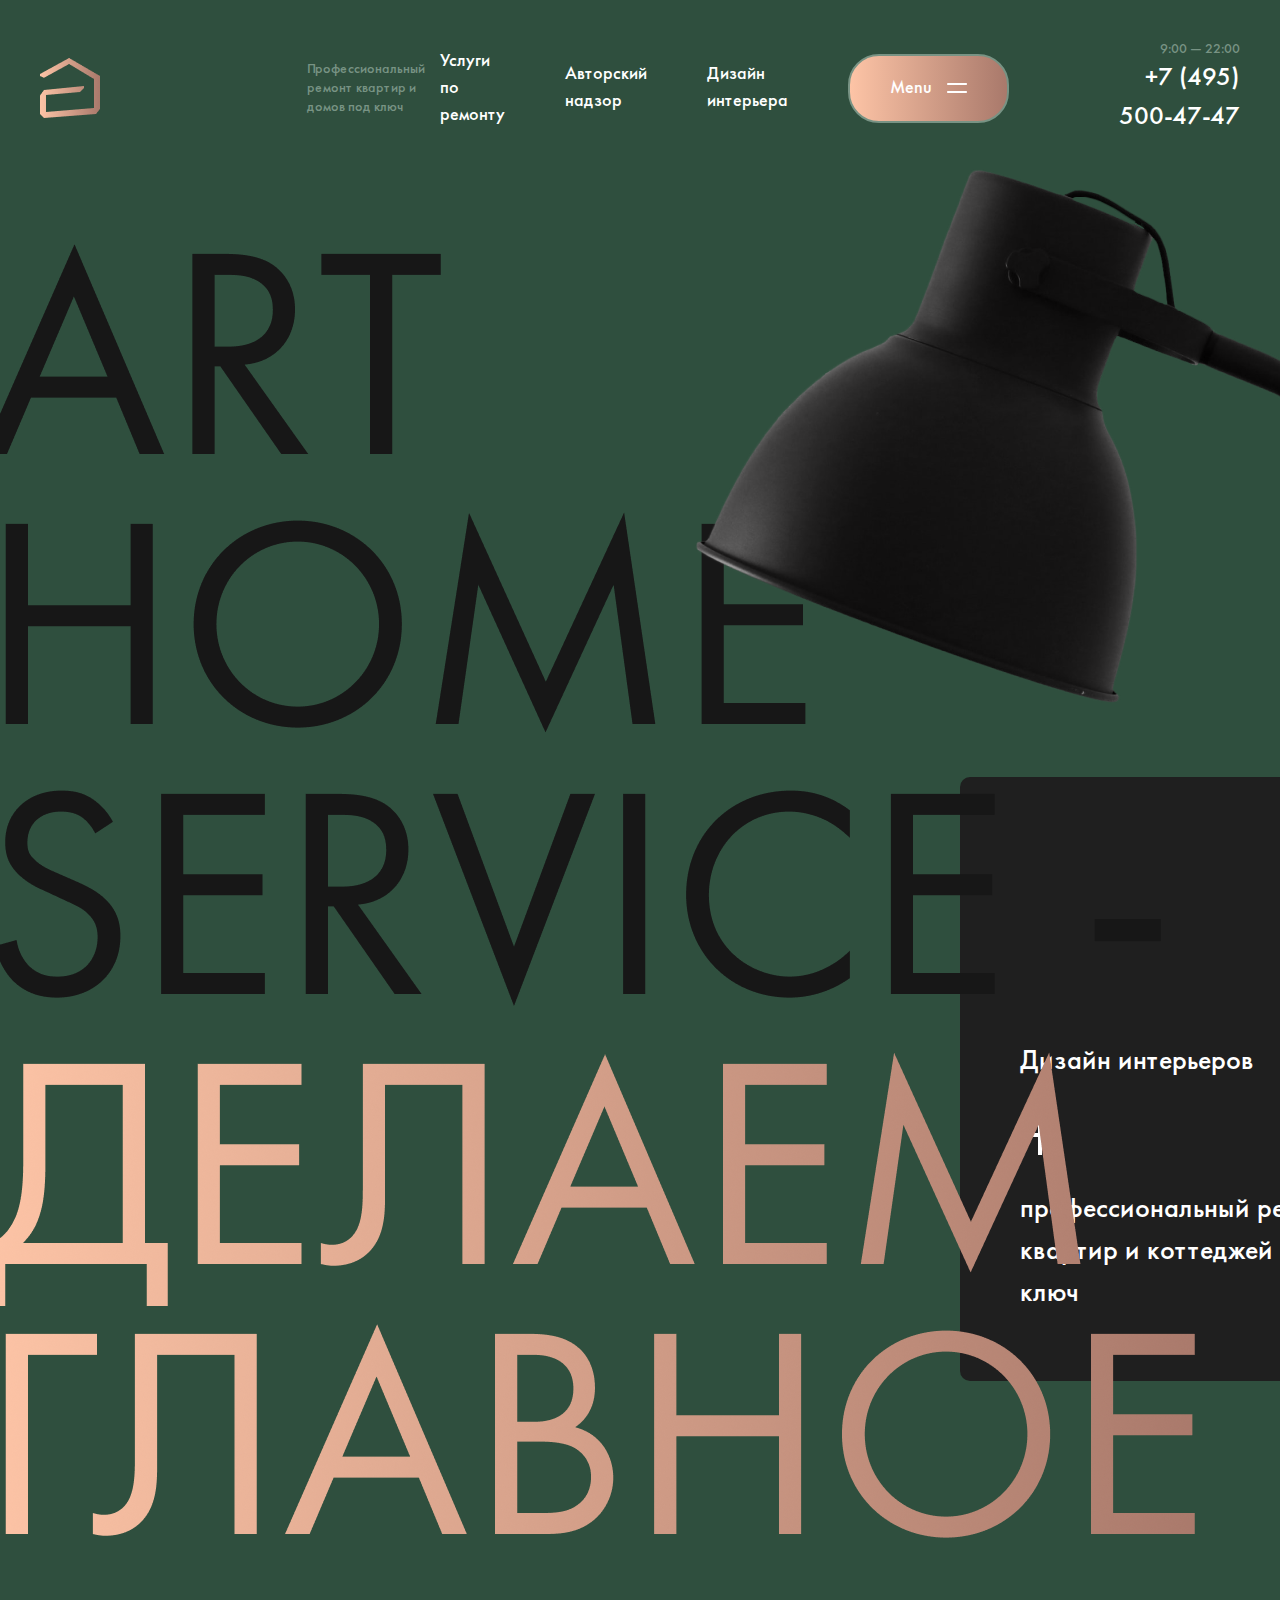
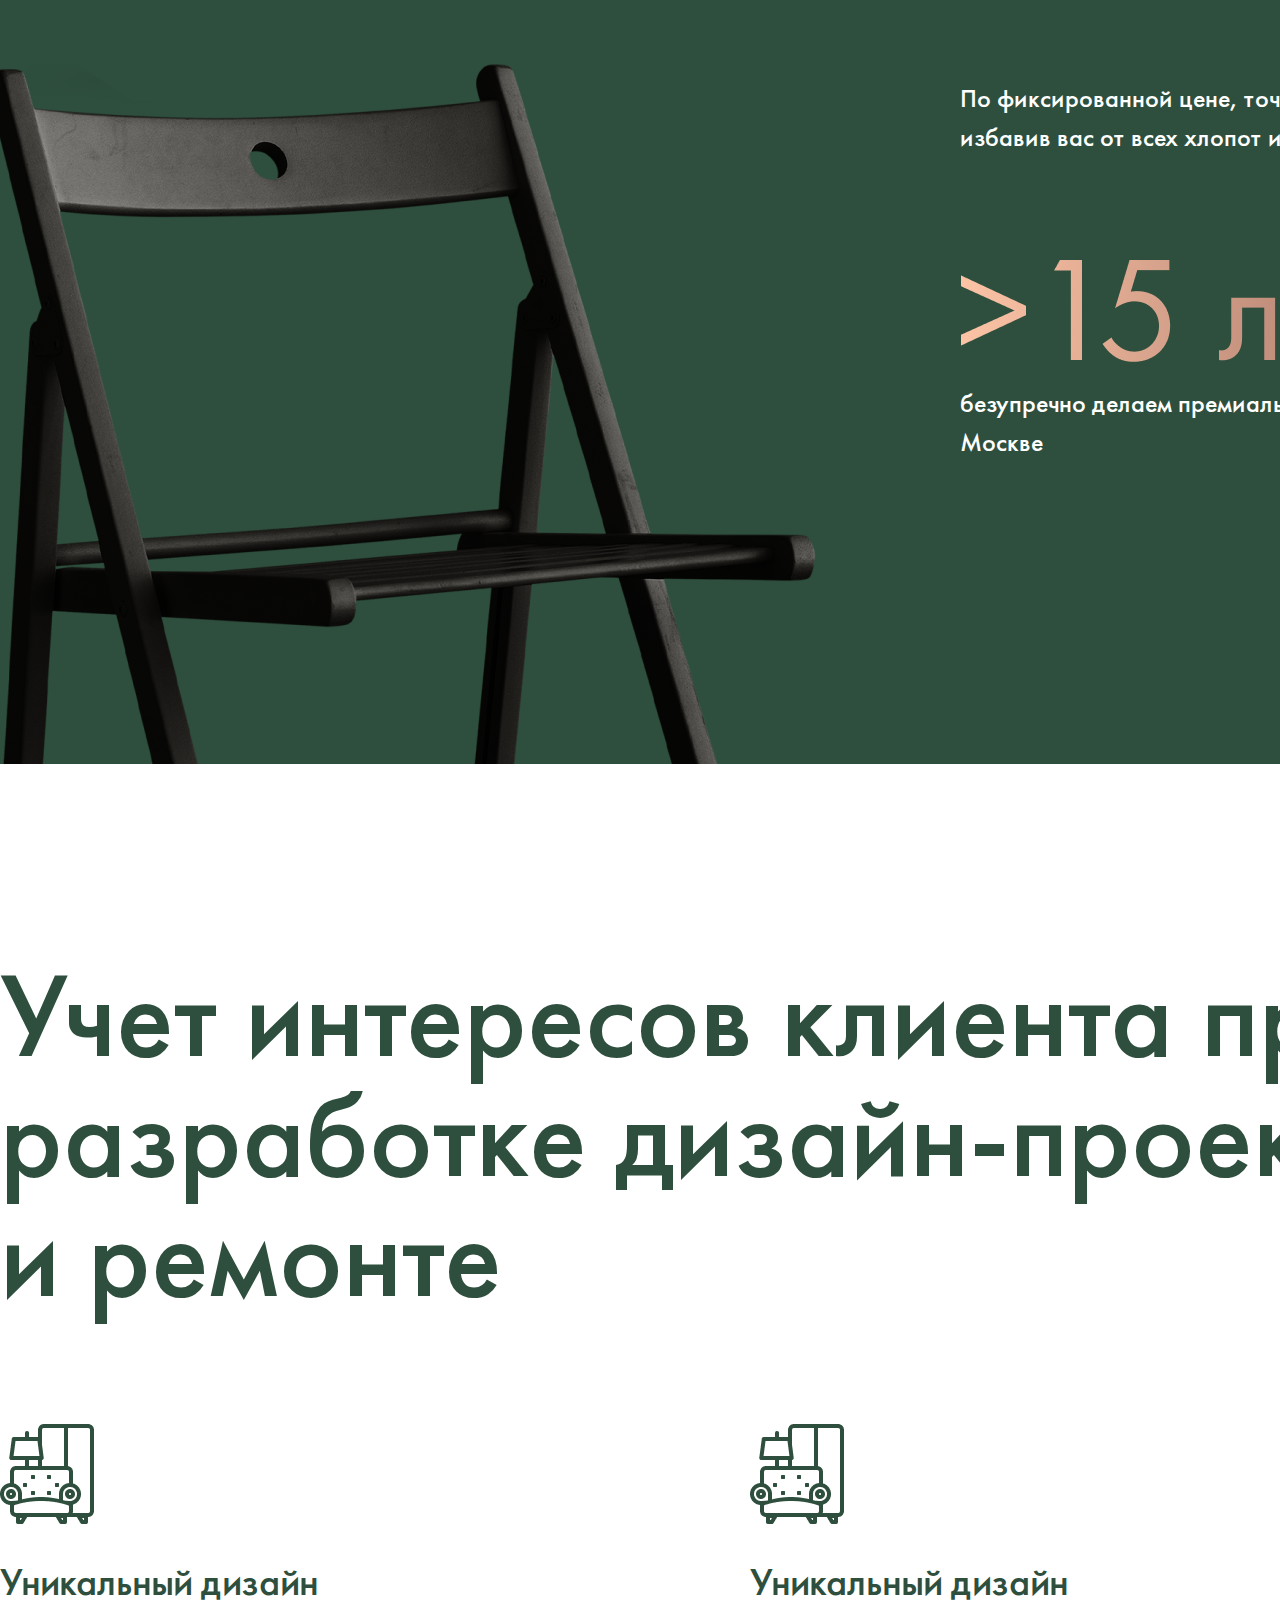
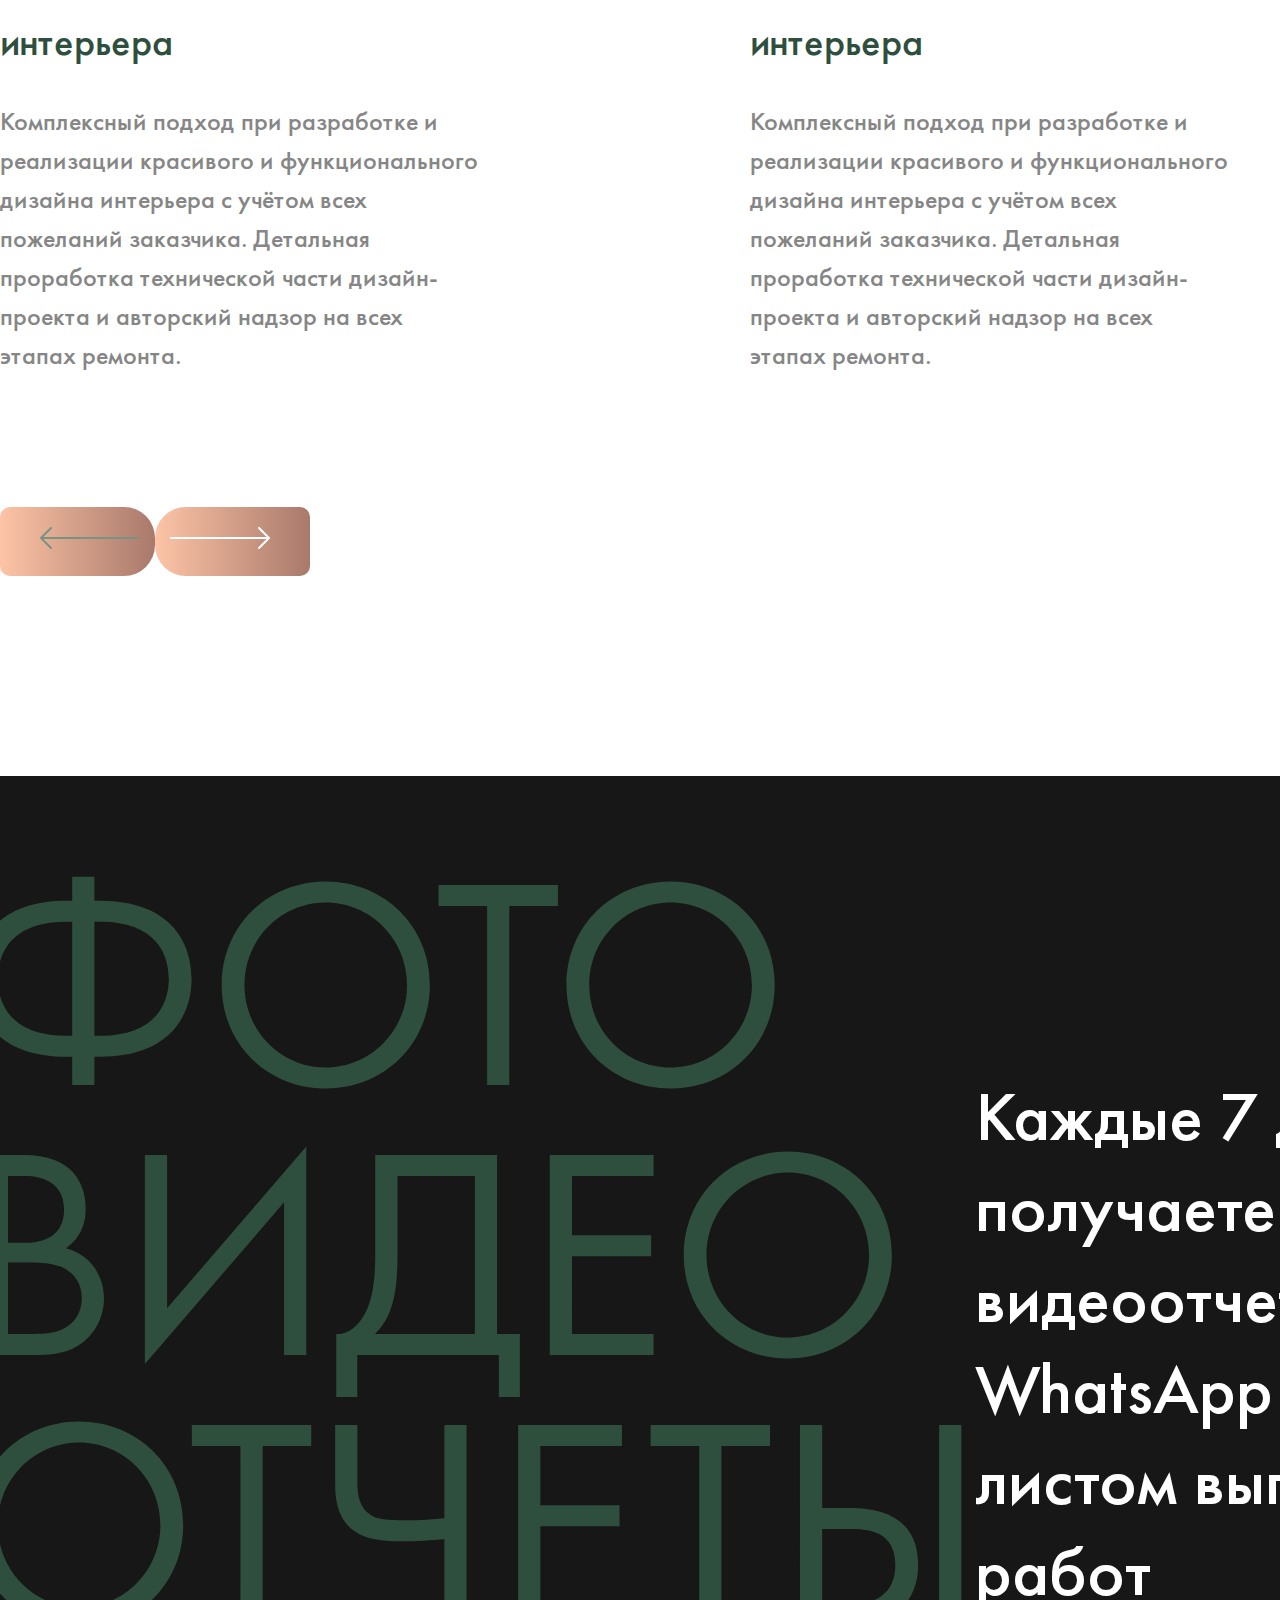
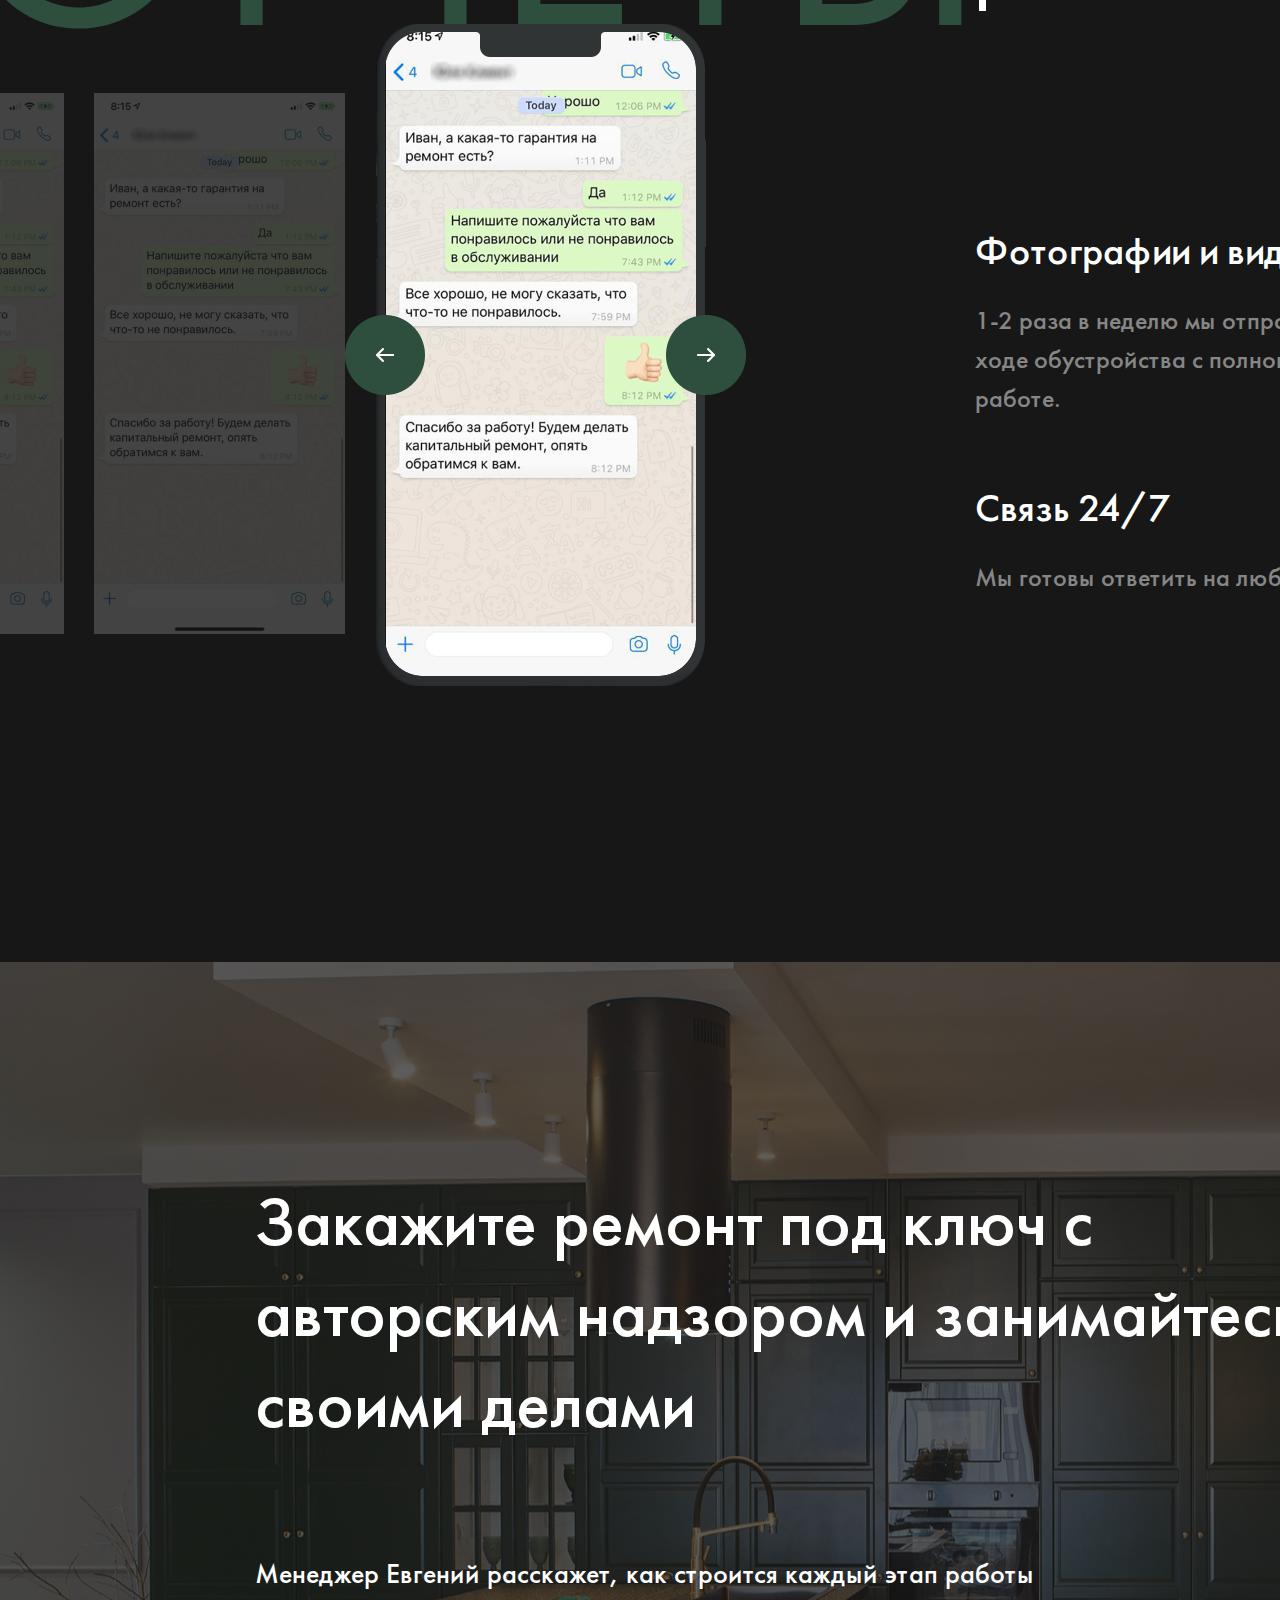
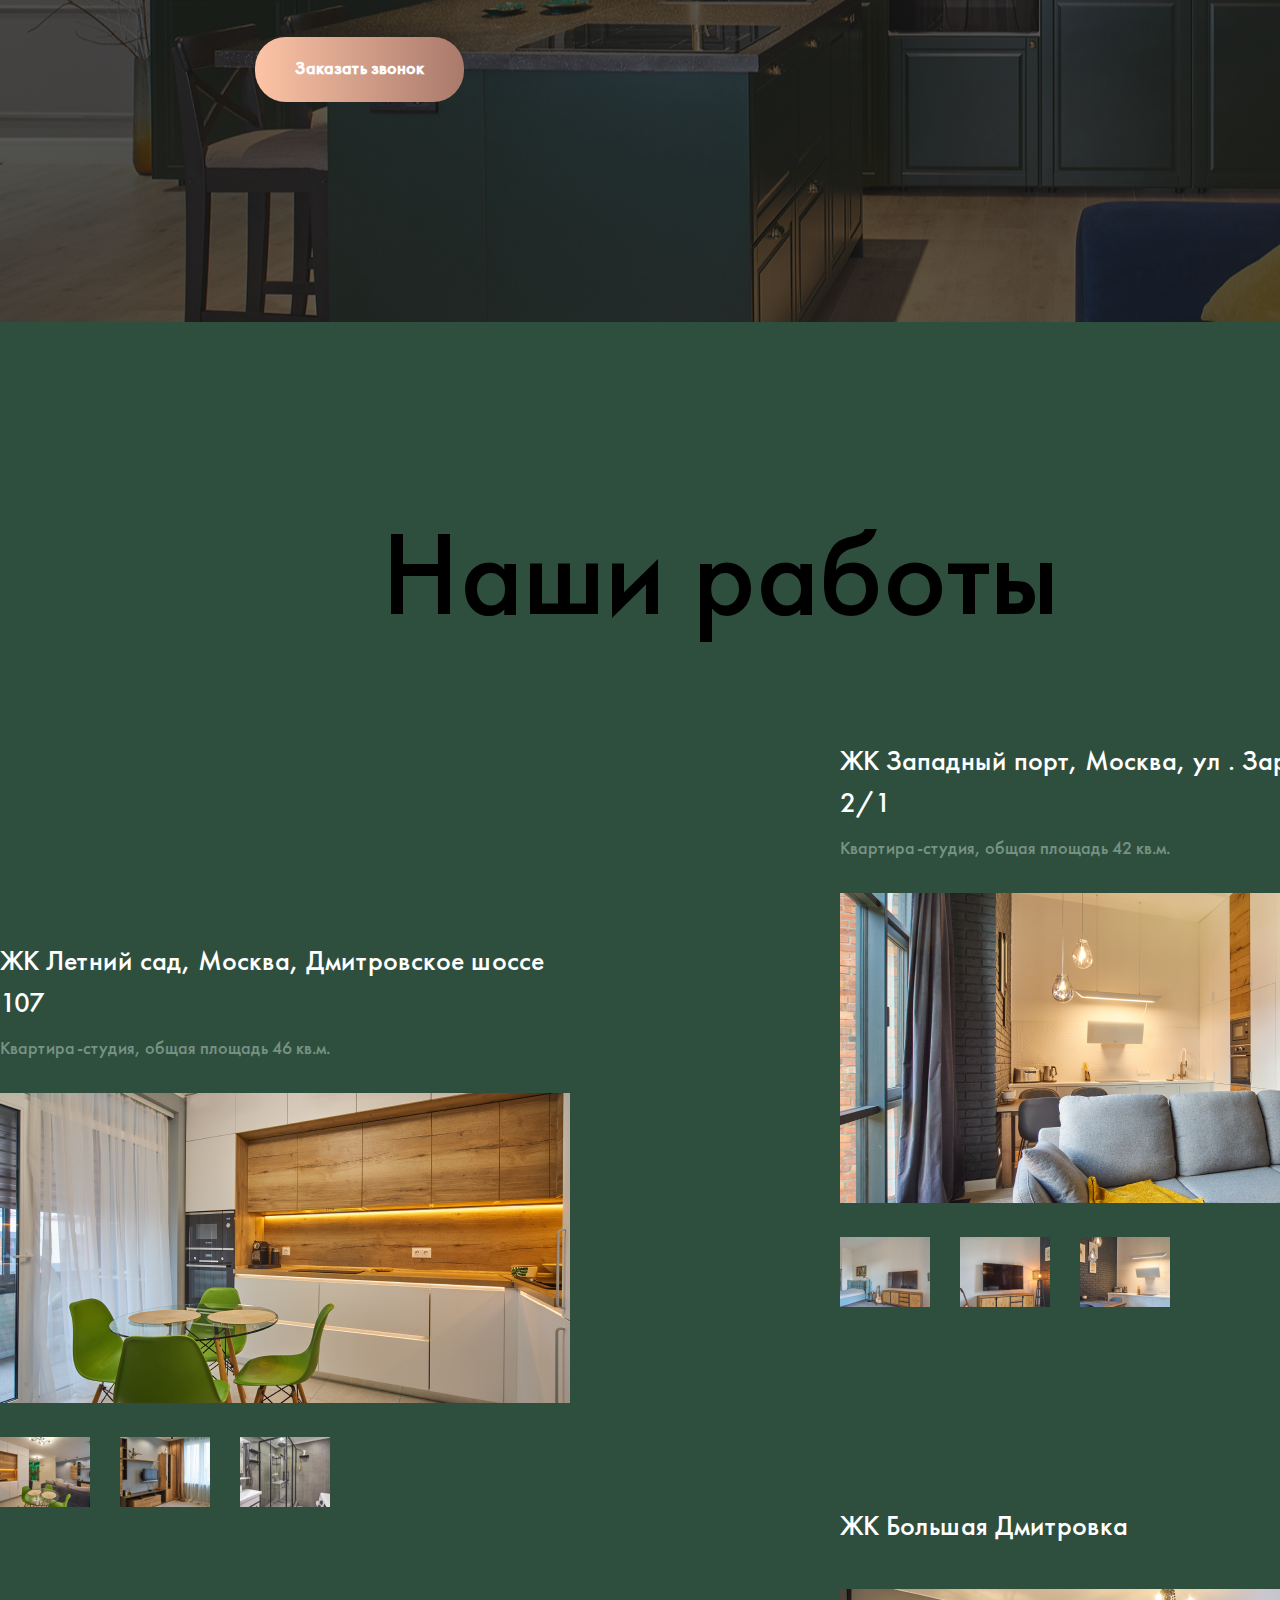
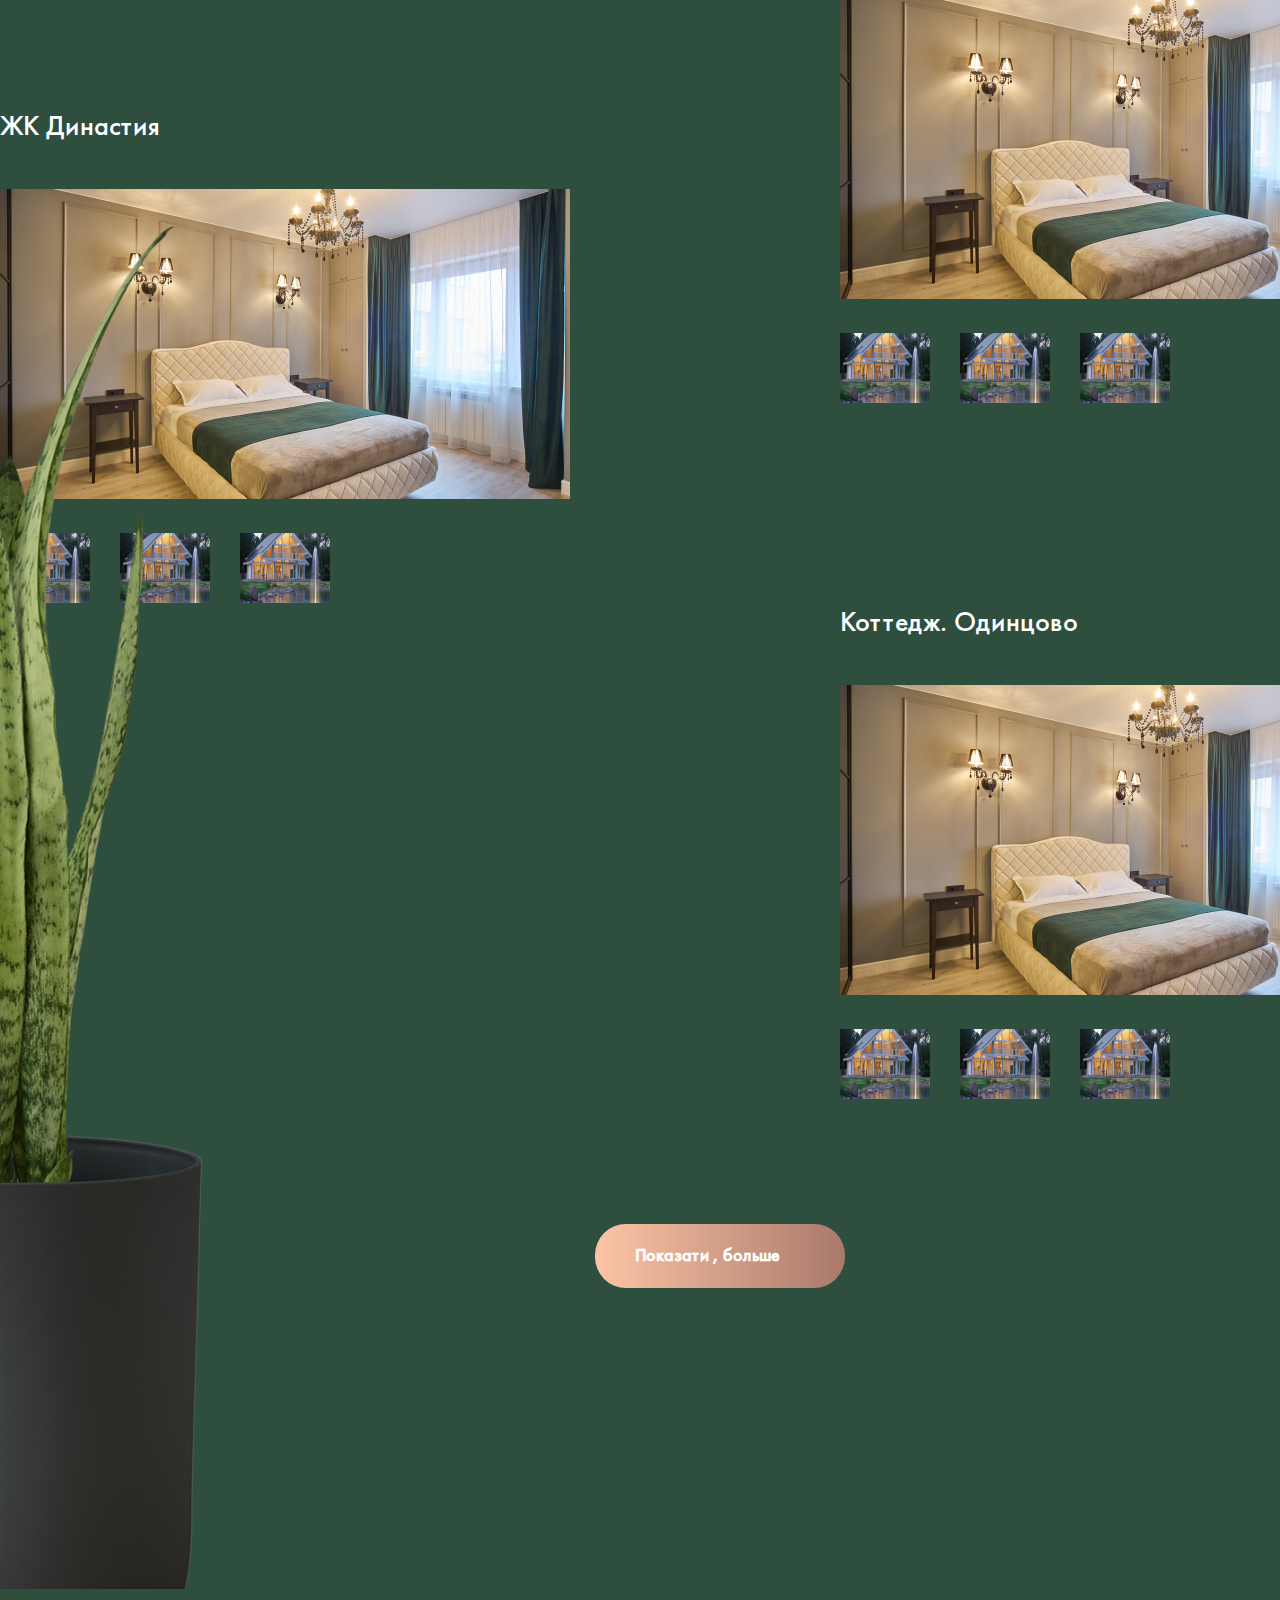
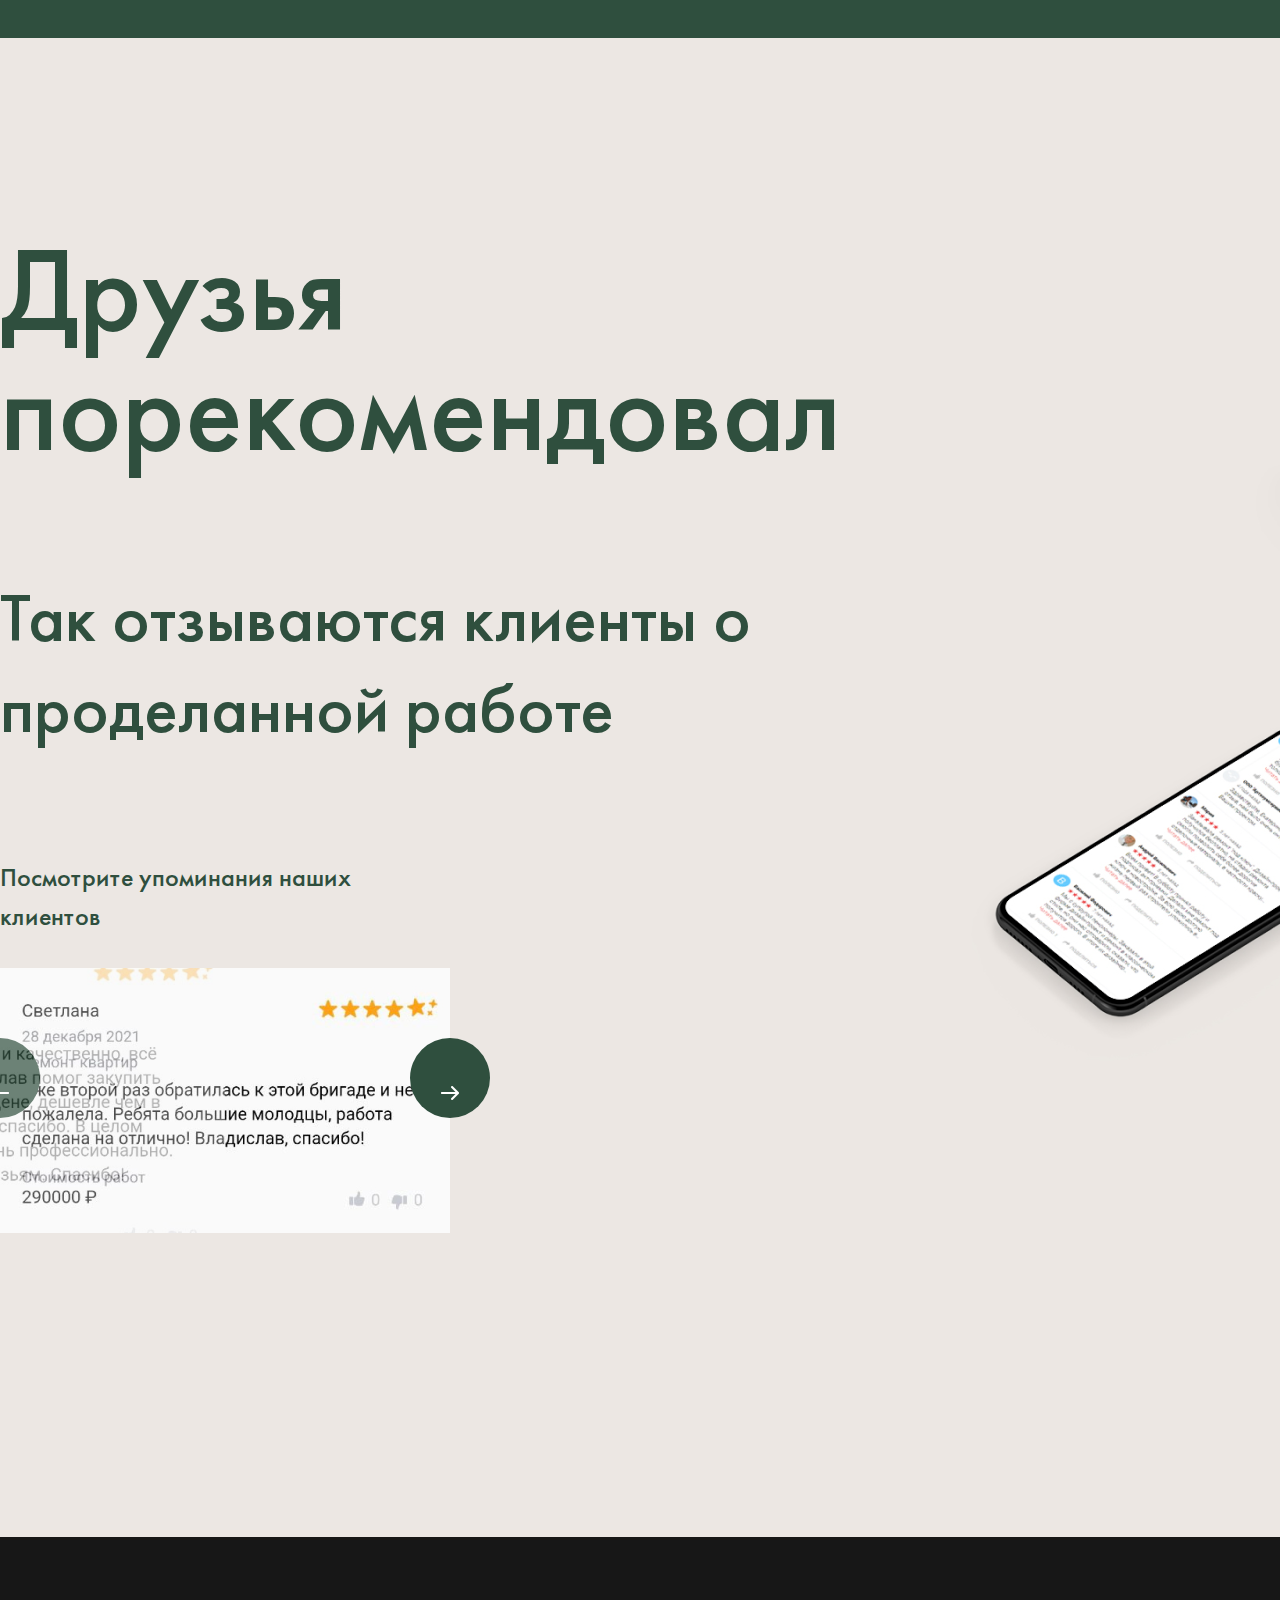
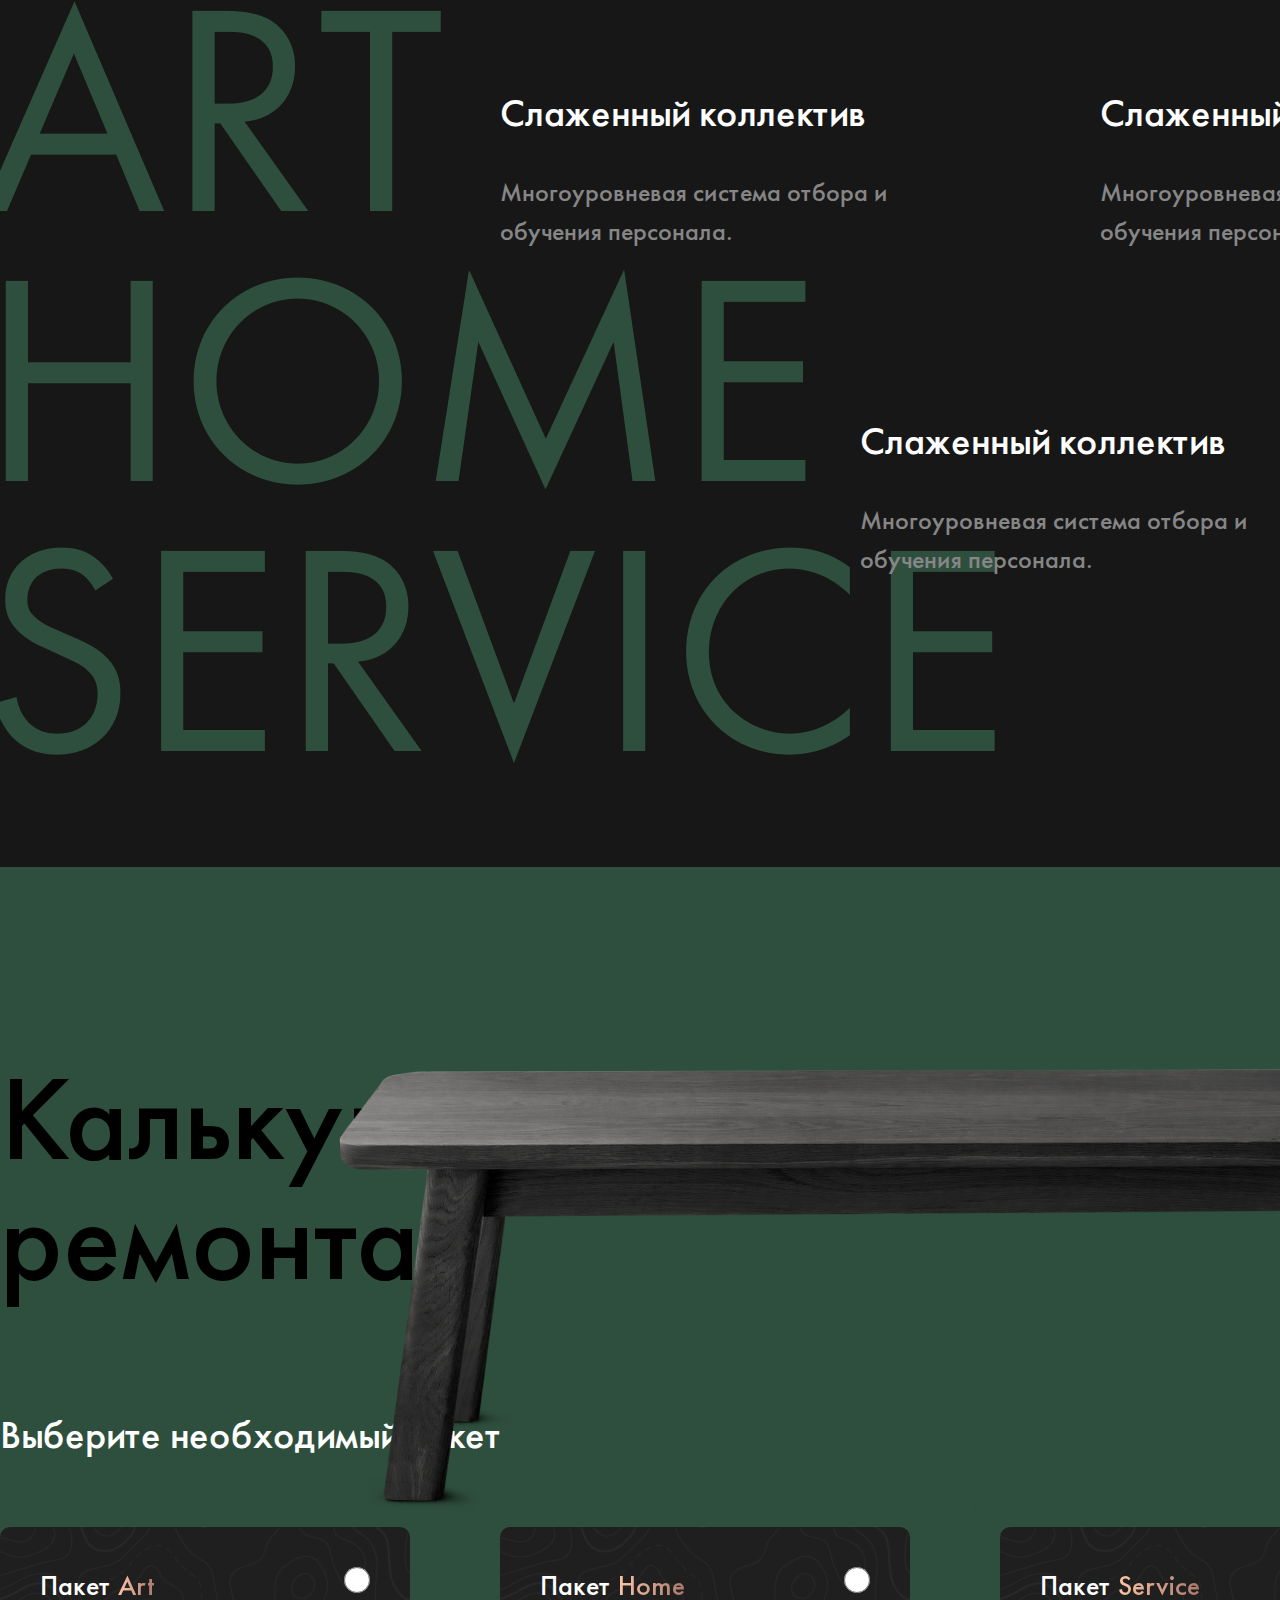
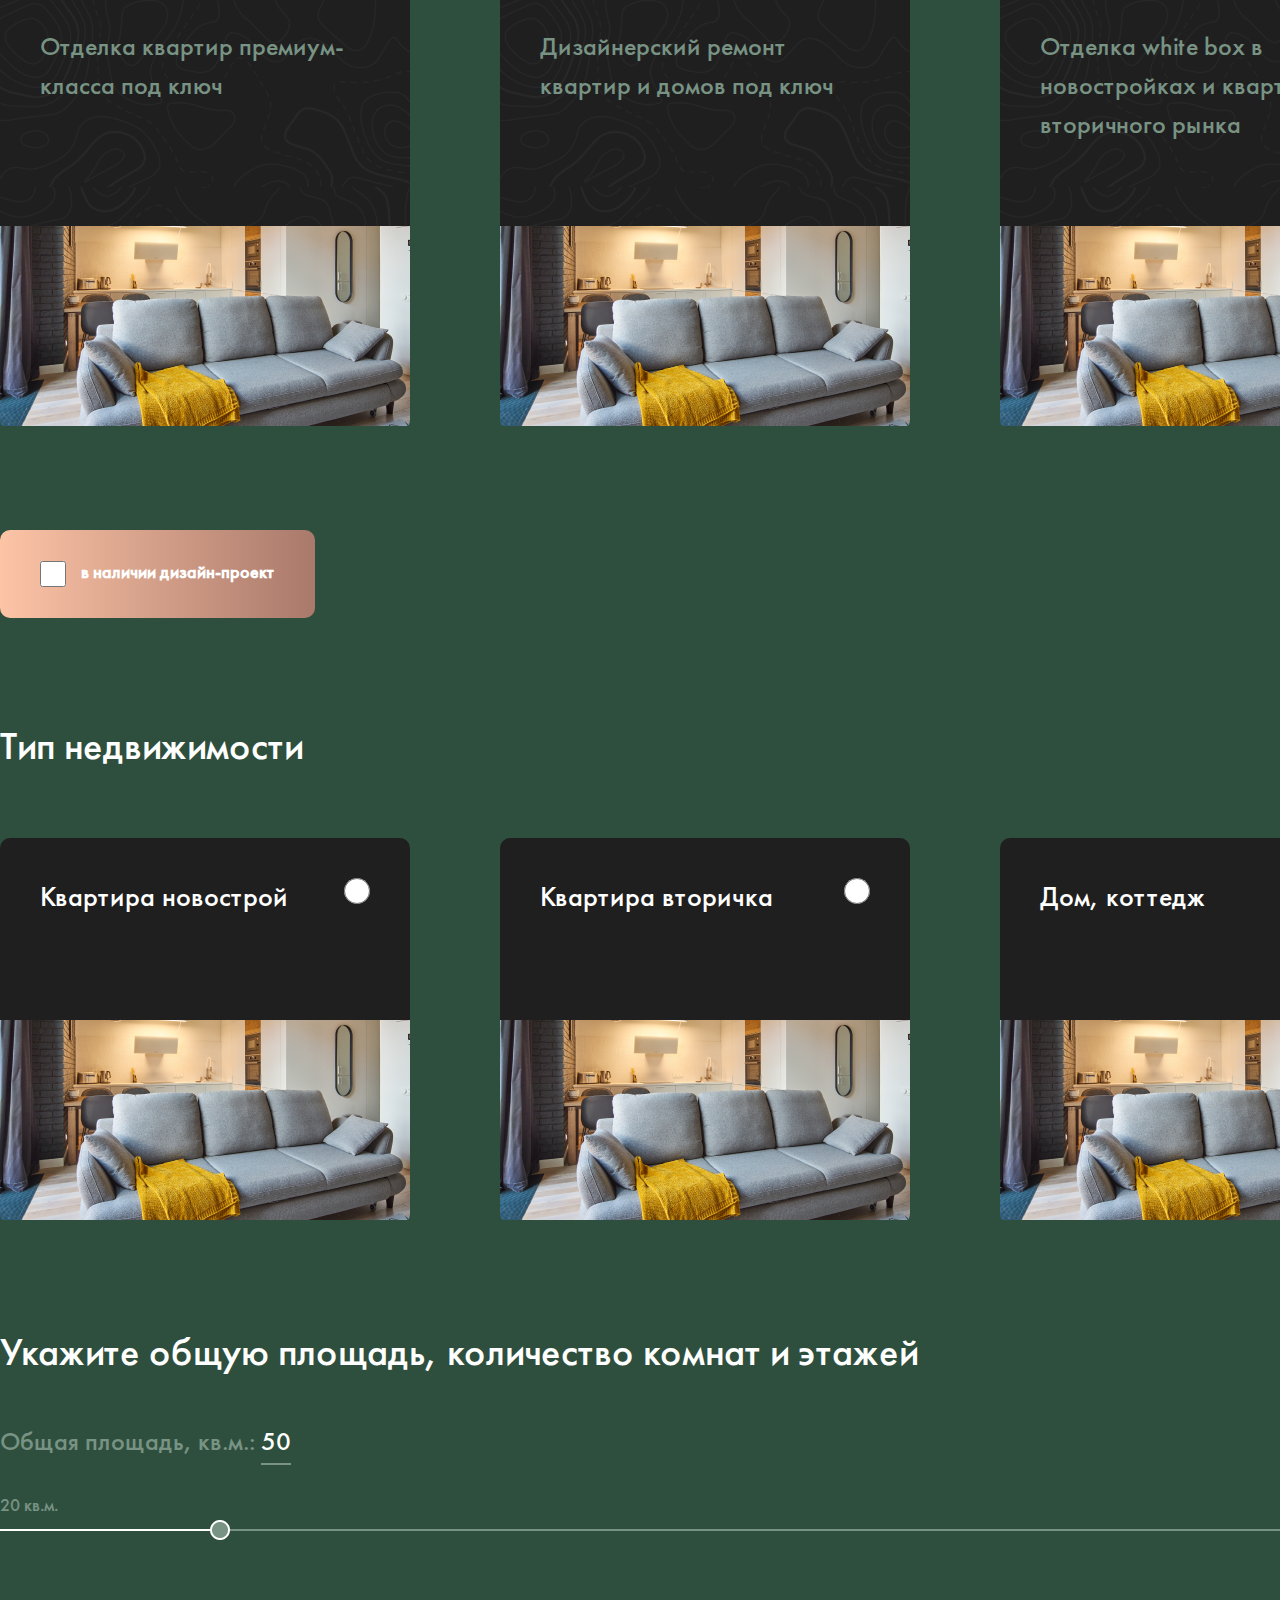
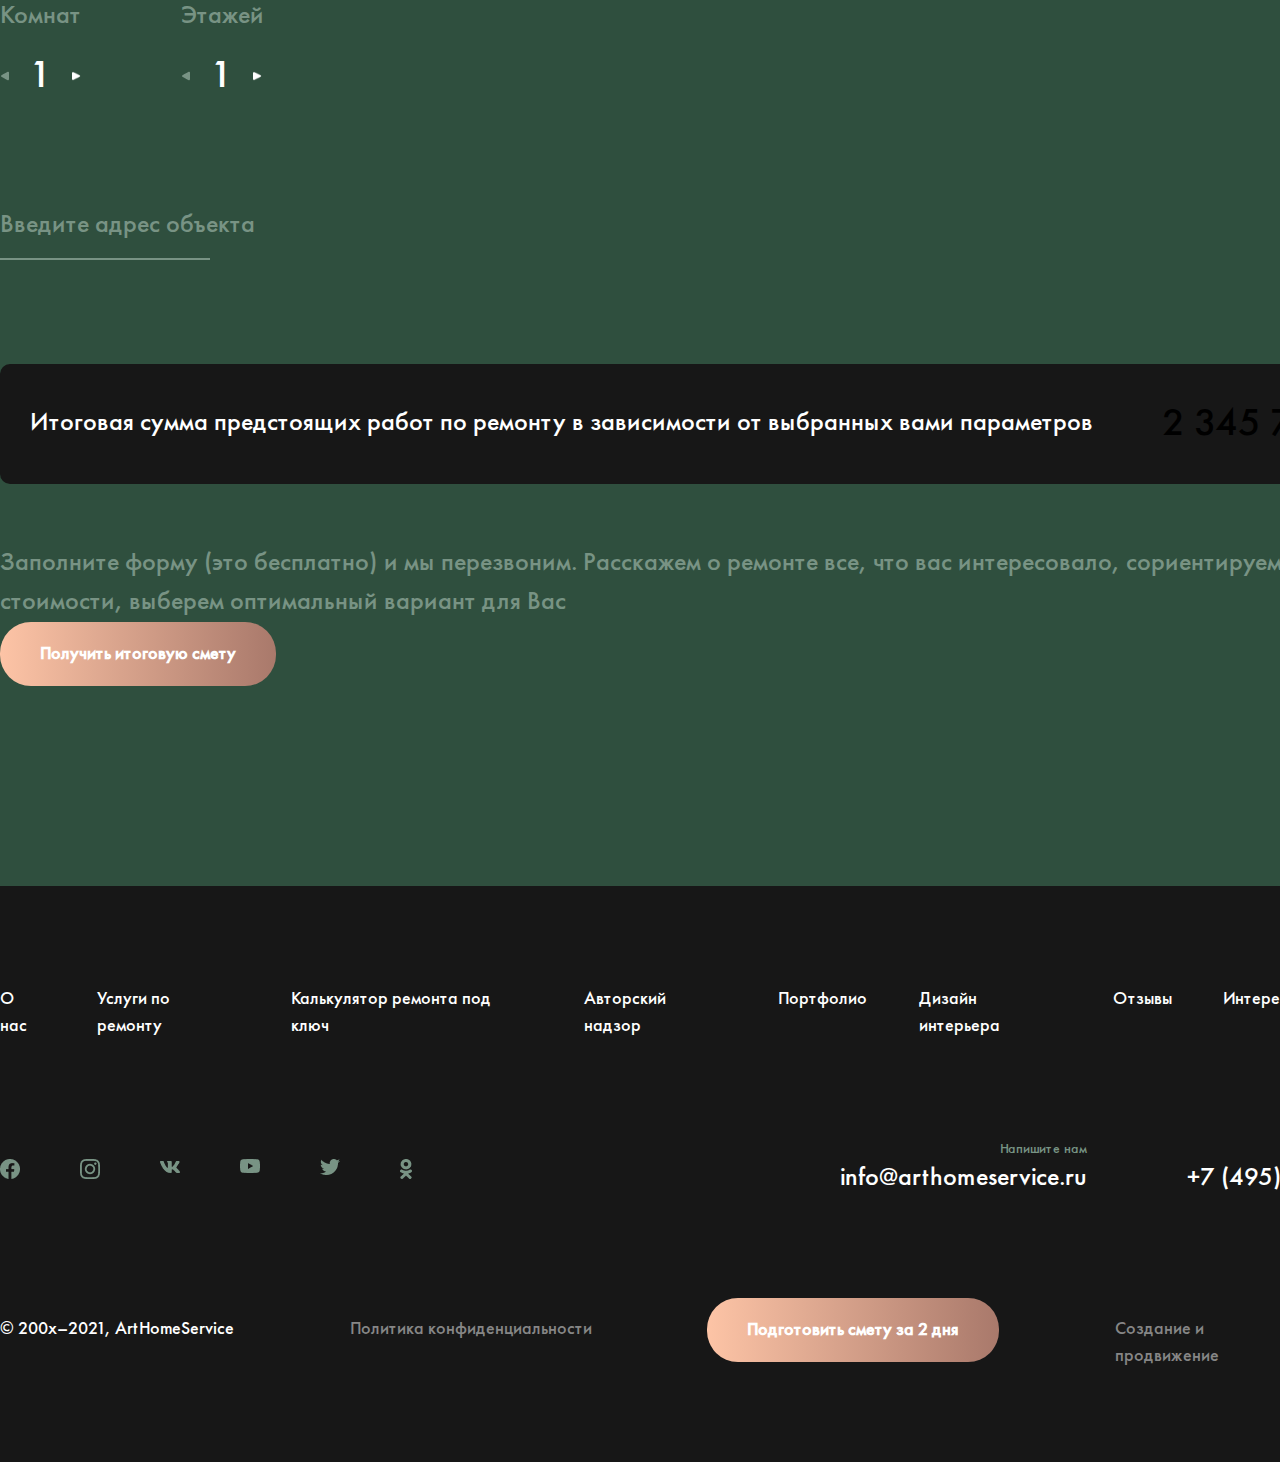
<file: index.html>
<!DOCTYPE html>
<html lang="en">
  <head>
    <meta charset="UTF-8" />
    <meta name="viewport" content="width=device-width, initial-scale=1.0" />
    <link rel="stylesheet" href="./Font/stylesheet.css" />
    <link rel="stylesheet" href="./style/style.css" />
    <title>Art Home</title>
  </head>
  <body>
    <header>
      <div class="container-fluid">
        <nav class="navbar full-flex">
          <div class="navbar-left full-flex">
            <img src="./images/logo.png" alt="logo" class="logo" />

            <p class="logo-text col-4">
              Профессиональный ремонт квартир и домов под ключ
            </p>
          </div>
          <div class="navbar-right full-flex">
            <ul class="nav-menu full-flex">
              <li class="nav-item"><a href="#!">Услуги по ремонту</a></li>
              <li class="nav-item"><a href="#!">Авторский надзор</a></li>
              <li class="nav-item"><a href="#!">Дизайн интерьера</a></li>
            </ul>

            <button class="navbar-menu-btn full-flex">
              Menu <img src="./images/svg/IconInterface.svg" alt="svg" />
            </button>

            <a href="#!" class="number">
              <span class="number-time">9:00 — 22:00</span>
              <span class="number-num">+7 (495) 500-47-47</span>
            </a>
          </div>
        </nav>
      </div>

      <div class="container">
        <div class="hero col-4">
          <div class="hero-top">
            <!-- <img src="./images/img.png" class="hero-bg" alt="png"> -->
            <p class="hero-top-text">Дизайн интерьеров</p>
            <img src="./images/svg/plus.svg" alt="svg" />
            <p class="hero-top-text">
              профессиональный ремонт квартир и коттеджей под ключ
            </p>
          </div>
          <div class="hero-bottom">
            <p class="hero-bottom-text">
              По фиксированной цене, точно в срок и избавив вас от всех хлопот и
              стрессов.
            </p>

            <img src="./images/_15 лет.png" alt="png" />
            <p class="hero-bottom-text">
              безупречно делаем премиальный ремонт в Москве
            </p>
          </div>
        </div>
      </div>

      <div class="absolutes">
        <img class="bg-text" src="./images/text-bg-header.png" alt="png" />
        <img class="bg-lamp" src="./images/lamp.png" alt="png" />
        <img class="bg-chair" src="./images/chair.png" alt="png" />
      </div>
    </header>

    <main>
      <section class="advertisement">
        <div class="container">
          <h2 class="advert-title section-title-green">
            Учет интересов клиента при разработке дизайн-проекта и ремонте
          </h2>
          <div class="row">
            <div class="col-4">
              <div class="card">
                <img src="./images/design.png" alt="" />
                <h3 class="card-title">Уникальный дизайн интерьера</h3>
                <p class="card-description">
                  Комплексный подход при разработке и реализации красивого и
                  функционального дизайна интерьера с учётом всех пожеланий
                  заказчика. Детальная проработка технической части
                  дизайн-проекта и авторский надзор на всех этапах ремонта.
                </p>
              </div>
            </div>
            <div class="col-4">
              <div class="card">
                <img src="./images/design.png" alt="" />
                <h3 class="card-title">Уникальный дизайн интерьера</h3>
                <p class="card-description">
                  Комплексный подход при разработке и реализации красивого и
                  функционального дизайна интерьера с учётом всех пожеланий
                  заказчика. Детальная проработка технической части
                  дизайн-проекта и авторский надзор на всех этапах ремонта.
                </p>
              </div>
            </div>
          </div>
          <div class="buttons">
            <button class="next">
              <img src="./images/svg/IconInterface (1).svg" alt="" />
            </button>
            <button class="prev">
              <img src="./images/svg/IconInterface (2).svg" alt="" />
            </button>
          </div>
        </div>
      </section>
      <section class="foto_video">
        <div class="pointer">
          <img class="fotoo" src="./images/фото видео отчеты (1).svg" alt="" />
          <img class="gallery" src="./images/gallery.png" alt="" />
          <img class="armchair" src="./images/armchair.png" alt="" />
        </div>
        <div class="text">
          <h1>
            Каждые 7 дней вы получаете <span>фото- и видеоотчет</span> на
            WhatsApp с чек-листом выполненных работ
          </h1>
          <h2 class="Фотографии">Фотографии и видео</h2>
          <p>
            1-2 раза в неделю мы отправляем вам фотографии и видео о ходе
            обустройства с полноценным отчетом о проделанной работе.
          </p>
          <h2>Связь 24/7</h2>
          <p>Мы готовы ответить на любой вопрос в удобное время.</p>
        </div>
      </section>
      <section class="Order">
        <div class="container">
          <div class="repair col-9">
            <h1>
              Закажите ремонт под ключ с авторским надзором и занимайтесь своими
              делами
            </h1>
            <p>Менеджер Евгений расскажет, как строится каждый этап работы</p>
            <button>Заказать звонок</button>
          </div>
        </div>
      </section>
      <section class="out-work">
        <div class="fiower">
          <img class="fiower-img" src="./images/flower.png" alt="" />
        </div>
        <div class="container">
          <h2 class="section-title-gradient">Наши работы</h2>
          <div class="out-work-content">
            <div class="content-left">
              <div class="content-card">
                <h3 class="card-title">
                  ЖК Летний сад, Москва, Дмитровское шоссе 107
                </h3>

                <p class="card-description">
                  Квартира-студия, общая площадь 46 кв.м.
                </p>

                <div class="images">
                  <div class="image-top">
                    <img src="./images/IMGP1030 1.png" alt="" />
                  </div>
                  <div class="image-bottom">
                    <img src="./images/img (2).png" alt="" />
                    <img src="./images/img (3).png" alt="" />
                    <img src="./images/img (4).png" alt="" />
                  </div>
                </div>
              </div>
              <div class="content-card">
                <h3 class="card-title">ЖК Династия</h3>
                <div class="images">
                  <div class="image-top">
                    <img class="image" src="./images/img (1).png" alt="" />
                  </div>
                  <div class="image-bottom">
                    <img src="./images/image 21 (1).png" alt="" />
                    <img src="./images/image 21 (1).png" alt="" />
                    <img src="./images/image 21 (1).png" alt="" />
                  </div>
                </div>
              </div>
            </div>
            <div class="content-right">
              <div class="content-card">
                <h3 class="card-title">
                  ЖК Западный порт, Москва, ул . Заречная 2/1
                </h3>

                <p class="card-description">
                  Квартира-студия, общая площадь 42 кв.м.
                </p>

                <div class="images">
                  <div class="image-top">
                    <img src="./images/img (5).png" alt="" />
                  </div>
                  <div class="image-bottom">
                    <img src="./images/img (6).png" alt="" />
                    <img src="./images/img (7).png" alt="" />
                    <img src="./images/img (8).png" alt="" />
                  </div>
                </div>
              </div>
              <div class="content-card">
                <h3 class="card-title">ЖК Большая Дмитровка</h3>
                <div class="images">
                  <div class="image-top">
                    <img class="image" src="./images/img (1).png" alt="" />
                  </div>
                  <div class="image-bottom">
                    <img src="./images/image 21 (1).png" alt="" />
                    <img src="./images/image 21 (1).png" alt="" />
                    <img src="./images/image 21 (1).png" alt="" />
                  </div>
                </div>
              </div>
              <div class="content-card">
                <h3 class="card-title">Коттедж. Одинцово</h3>
                <div class="images">
                  <div class="image-top">
                    <img class="image" src="./images/img (1).png" alt="" />
                  </div>
                  <div class="image-bottom">
                    <img src="./images/image 21 (1).png" alt="" />
                    <img src="./images/image 21 (1).png" alt="" />
                    <img src="./images/image 21 (1).png" alt="" />
                  </div>
                </div>
              </div>
            </div>
          </div>
          <div class="button">
            <button>Показати , больше</button>
          </div>
        </div>
      </section>
      <section class="Friends">
        <div class="container">
          <div class="recommended">
            <h1>Друзья порекомендовали</h1>
            <p>Так отзываются клиенты о проделанной работе</p>
          </div>
          <div class="look">
            <p>Посмотрите упоминания наших клиентов</p>
            <div class="position">
              <div class="position1">
                <img src="./images/IconInterface (6).png" alt="" />
              </div>
              <div class="position2">
                <img src="./images/IconInterface (5).png" alt="" />
              </div>
            </div>
            <img src="./images/img2.png" alt="" />
          </div>
          <div class="More">
            <img src="./images/rating.svg" alt="" />
            <h3>Более 30 живых отзывов на <span>profi.ru</span></h3>
          </div>
          <img class="img1" src="./images/img1.png" alt="" />
          <img class="mockup_main" src="./images/mockup_main.png" alt="" />
        </div>
      </section>
      <section class="slide">
        <img src="./images/text_bg.png" class="title-image" alt="png" />

        <div class="container">
          <div class="slider">
            <div class="position-slider">
              <div class="slider-list list-top">
                <div class="slider-card">
                  <h3 class="slider-card-title">Слаженный коллектив</h3>
                  <p class="slider-card-description">
                    Многоуровневая система отбора и обучения персонала.
                  </p>
                </div>
                <div class="slider-card">
                  <h3 class="slider-card-title">Слаженный коллектив</h3>
                  <p class="slider-card-description">
                    Многоуровневая система отбора и обучения персонала.
                  </p>
                </div>
              </div>
              <div class="slider-list list-bottom">
                <div class="slider-card">
                  <h3 class="slider-card-title">Слаженный коллектив</h3>
                  <p class="slider-card-description">
                    Многоуровневая система отбора и обучения персонала.
                  </p>
                </div>
                <div class="slider-card">
                  <h3 class="slider-card-title">Слаженный коллектив</h3>
                  <p class="slider-card-description">
                    Многоуровневая система отбора и обучения персонала.
                  </p>
                </div>
              </div>
            </div>
          </div>
        </div>
      </section>
      <section class="calc">
        <img src="./images/table.png" class="position-bg" alt="" />
        <div class="container">
          <h2 class="section-title-gradient col-6">Калькулятор ремонта</h2>

          <div class="choose-pocket">
            <h4 class="pocket-title">Выберите необходимый пакет</h4>

            <div class="pocket-cards">
              <div class="pocket-card">
                <div class="card-top">
                  <p class="card-choose">
                    <span>Пакет <span>Art</span></span>
                    <input type="radio" />
                  </p>
                  <p class="card-description">
                    Отделка квартир премиум-класса под ключ
                  </p>
                </div>
                <div class="card-bottom">
                  <img src="./images/IMGP0422 2.png" alt="png" />
                </div>
              </div>
              <div class="pocket-card">
                <div class="card-top">
                  <p class="card-choose">
                    <span>Пакет <span>Home</span></span>
                    <input type="radio" />
                  </p>
                  <p class="card-description">
                    Дизайнерский ремонт квартир и домов под ключ
                  </p>
                </div>
                <div class="card-bottom">
                  <img src="./images/IMGP0422 2.png" alt="png" />
                </div>
              </div>
              <div class="pocket-card">
                <div class="card-top">
                  <p class="card-choose">
                    <span>Пакет <span>Service</span></span>
                    <input type="radio" />
                  </p>
                  <p class="card-description">
                    Отделка white box в новостройках и квартирах вторичного
                    рынка
                  </p>
                </div>
                <div class="card-bottom">
                  <img src="./images/IMGP0422 2.png" alt="png" />
                </div>
              </div>
            </div>

            <button class="button-cash">
              <input id="checkbox" type="checkbox" />
              <label for="checkbox">в наличии дизайн-проект</label>
            </button>

            <h4 class="pocket-type">Тип недвижимости</h4>

            <div class="pocket-cards">
              <div class="pocket-card">
                <div class="card-top2">
                  <p class="card-choose2">
                    <span>Квартира новострой</span>
                    <input type="radio" />
                  </p>
                </div>
                <div class="card-bottom">
                  <img src="./images/IMGP0422 2.png" alt="png" />
                </div>
              </div>
              <div class="pocket-card">
                <div class="card-top2">
                  <p class="card-choose2">
                    <span>Квартира вторичка</span>
                    <input type="radio" />
                  </p>
                </div>
                <div class="card-bottom">
                  <img src="./images/IMGP0422 2.png" alt="png" />
                </div>
              </div>
              <div class="pocket-card">
                <div class="card-top2">
                  <p class="card-choose2">
                    <span>Дом, коттедж</span>
                    <input type="radio" />
                  </p>
                </div>
                <div class="card-bottom">
                  <img src="./images/IMGP0422 2.png" alt="png" />
                </div>
              </div>
            </div>
          </div>
          <div class="specify">
            <h3>Укажите общую площадь, количество комнат и этажей</h3>
            <p class="general">Общая площадь, кв.м.: <span>50</span></p>
            <div class="kv">
              <p>20 кв.м.</p>
              <p>300 кв.м.</p>
            </div>
            <img src="./images/scroll (1).png" alt="" />
          </div>
          <div class="Rooms">
            <div class="Roomss">
              <h4>Комнат</h4>
              <div class="Rooms1">
                <img src="./images/IconInterface (8).png" alt="" />
                <p>1</p>
                <img src="./images/IconInterface (9).png" alt="" />
              </div>
            </div>
            <div class="Roomss">
              <h4>Этажей</h4>
              <div class="Rooms1">
                <img src="./images/IconInterface (8).png" alt="" />
                <p>1</p>
                <img src="./images/IconInterface (9).png" alt="" />
              </div>
            </div>
          </div>
          <div class="enter">
            <h4>Введите адрес объекта</h4>
            <img src="./images/line (1).png" alt="" />
          </div>
          <div class="Final">
            <p>
              Итоговая сумма предстоящих работ по ремонту в зависимости от
              выбранных вами параметров
            </p>
            <h2>2 345 700 ₽</h2>
          </div>
          <p class="Fill">
            Заполните форму (это бесплатно) и мы перезвоним. Расскажем о ремонте
            все, что вас интересовало, сориентируем по стоимости, выберем
            оптимальный вариант для Вас
          </p>
          <button>Получить итоговую смету</button>
        </div>
      </section>
    </main>

    <footer>
      <div class="container">
        <div class="textt">
          <a href="!#">
            <p>О нас</p>
          </a>
          <a href="!#">
            <p>Услуги по ремонту</p>
          </a>
          <a href="!#">
            <p>Калькулятор ремонта под ключ</p>
          </a>
          <a href="!#">
            <p>Авторский надзор</p>
          </a>
          <a href="!#">
            <p>Портфолио</p>
          </a>
          <a href="!#">
            <p>Дизайн интерьера</p>
          </a>
          <a href="!#">
            <p>Отзывы</p>
          </a>
          <a href="!#">
            <p>Интересное</p>
          </a>
          <a href="./contact.html">
            <p>Контакты</p>
          </a>
        </div>
        <div class="link">
          <div class="img">
            <a href="https://www.facebook.com/">
              <img src="./images/fb.png" alt="">
            </a>
            <a href="https://www.instagram.com/">
              <img src="./images/instagram.png" alt="">
            </a>
            <a href="https://vk.com/">
              <img src="./images/vk.png" alt="">
            </a>
            <a href="https://www.youtube.com/">
              <img src="./images/youtube.png" alt="">
            </a>
            <a href="">
              <img src="./images/twitter.png" alt="">
            </a>
            <a href="https://ok.ru/">
              <img src="./images/ok.png" alt="">
            </a>
          </div>
          <div class="info">
            <div class="email">
              <p>Напишите нам</p>
              <h1>info@arthomeservice.ru</h1>
            </div>
            <div class="nomer">
              <p>9:00 — 22:00</p>
              <h1>+7 (495) 500-47-47</h1>
            </div>
          </div>
        </div>
        <div class="footer_iten">
          <h1>© 200x–2021, ArtHomeService</h1>
          <p>Политика конфиденциальности</p>
          <button>Подготовить смету за 2 дня</button>
          <div class="family">
            <p>Создание и продвижение</p>
            <img src="./images/logo (1).png" alt="">
          </div>
        </div>
      </div>
    </footer>
  </body>
</html>
</file>
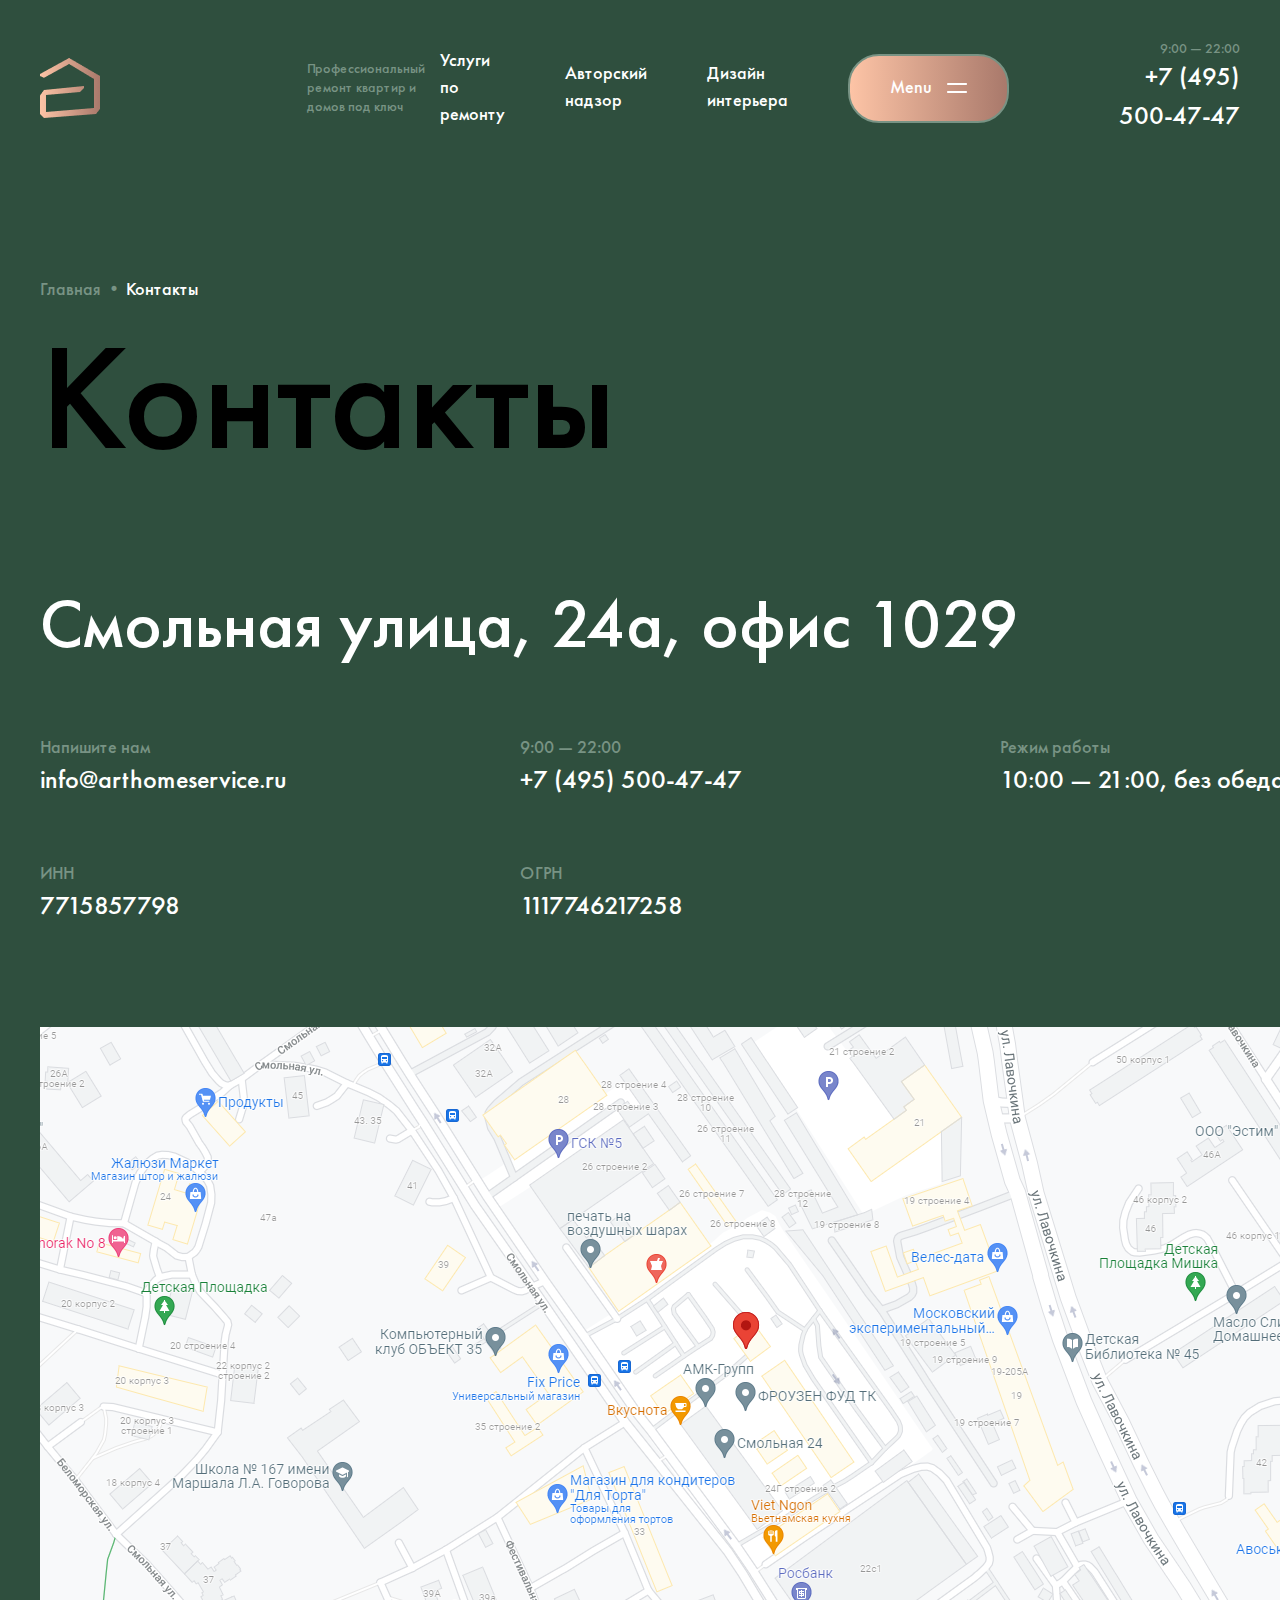
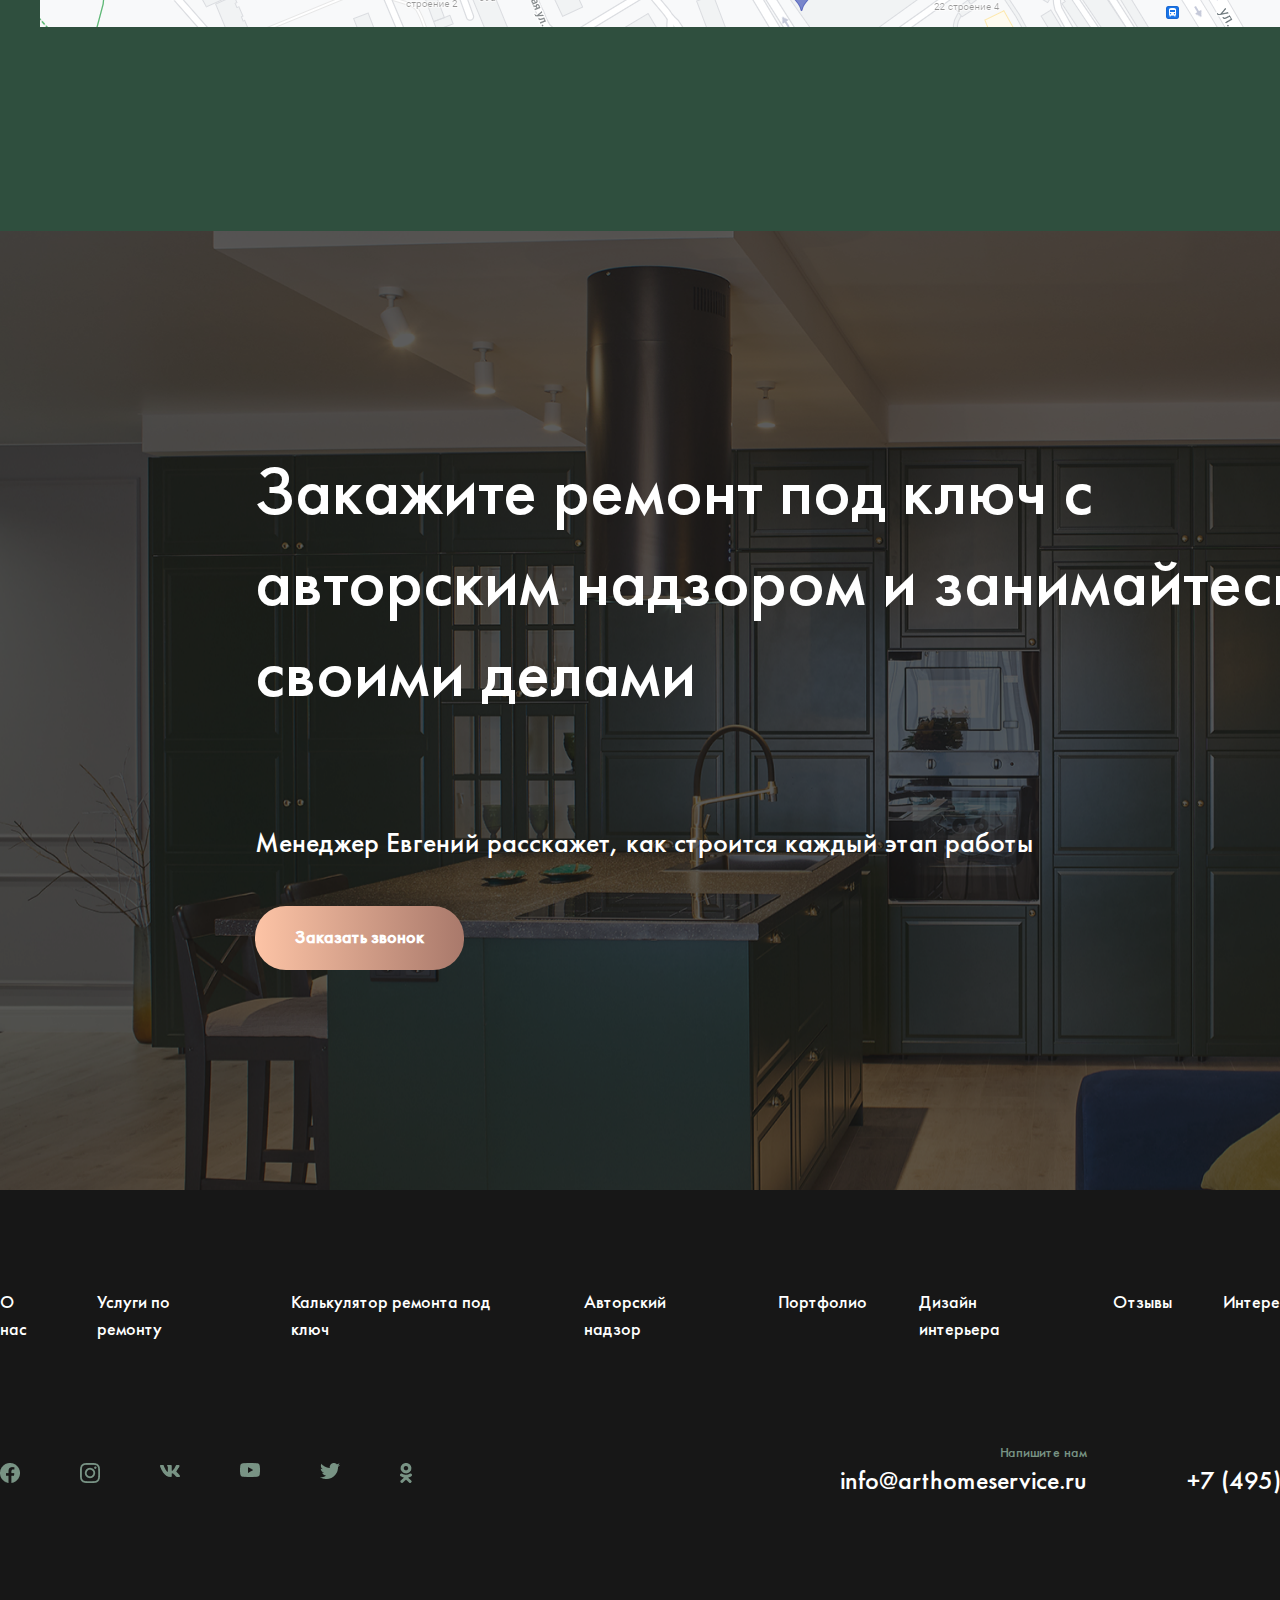
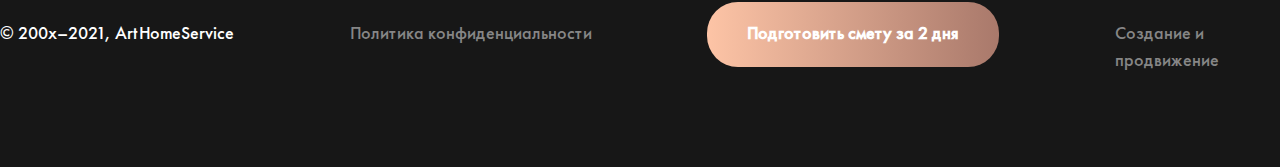
<file: contact.html>
<!DOCTYPE html>
<html lang="en">
  <head>
    <meta charset="UTF-8" />
    <meta name="viewport" content="width=device-width, initial-scale=1.0" />
    <link rel="stylesheet" href="./Font/stylesheet.css" />
    <link rel="stylesheet" href="./style/contact.css" />
    <title>Contacts</title>
  </head>
  <body>
    <header>
      <div class="container-fluid">
        <nav class="navbar full-flex">
          <div class="navbar-left full-flex">
            <img src="./images/logo.png" alt="logo" class="logo" />

            <p class="logo-text col-4">
              Профессиональный ремонт квартир и домов под ключ
            </p>
          </div>
          <div class="navbar-right full-flex">
            <ul class="nav-menu full-flex">
              <li class="nav-item"><a href="#!">Услуги по ремонту</a></li>
              <li class="nav-item"><a href="#!">Авторский надзор</a></li>
              <li class="nav-item"><a href="#!">Дизайн интерьера</a></li>
            </ul>

            <button class="navbar-menu-btn full-flex">
              Menu <img src="./images/svg/IconInterface.svg" alt="svg" />
            </button>

            <a href="#!" class="number">
              <span class="number-time">9:00 — 22:00</span>
              <span class="number-num">+7 (495) 500-47-47</span>
            </a>
          </div>
        </nav>
        <section class="contacts">
          <div class="container">
            <p>Главная • <samp>Контакты</samp></p>
            <h1>Контакты</h1>
            <h2>Смольная улица, 24a, офис 1029</h2>
            <div class="contact-info">
                <div class="text">
                    <p>Напишите нам</p>
                    <h3>info@arthomeservice.ru</h3>
                    <p class="small-text">ИНН</p>
                    <h3>7715857798</h3>
                </div>
                <div class="text">
                    <p>9:00 — 22:00</p>
                    <h3>+7 (495) 500-47-47</h3>
                    <p class="small-text">ОГРН</p>
                    <h3>1117746217258</h3>
                </div>
                <div class="text">
                    <p>Режим работы</p>
                    <h3>10:00 — 21:00, без обеда и выходных</h3>
                </div>
            </div>
            <img class="map" src="./images/map.png" alt="">
          </div>
        <div class="sidebar">
          <div class="Calculator">
            <div class="img">
              <img src="./images/calc.png" alt="">
            </div>
            <p>Калькулятор ремонта под ключ</p>
          </div>
          <div class="Calculator">
            <div class="img">
              <img src="./images/estimate.png" alt="">
            </div>
            <p>Заказ расчета сметы</p>
          </div>
        </div>
        </section>
    </header>
    <main>
      <section class="Order">
        <div class="container">
          <div class="repair col-9">
            <h1>
              Закажите ремонт под ключ с авторским надзором и занимайтесь своими
              делами
            </h1>
            <p>Менеджер Евгений расскажет, как строится каждый этап работы</p>
            <button>Заказать звонок</button>
          </div>
        </div>
      </section>
    </main>
    <footer>
      <div class="container">
        <div class="textt">
          <a href="!#">
            <p>О нас</p>
          </a>
          <a href="!#">
            <p>Услуги по ремонту</p>
          </a>
          <a href="!#">
            <p>Калькулятор ремонта под ключ</p>
          </a>
          <a href="!#">
            <p>Авторский надзор</p>
          </a>
          <a href="!#">
            <p>Портфолио</p>
          </a>
          <a href="!#">
            <p>Дизайн интерьера</p>
          </a>
          <a href="!#">
            <p>Отзывы</p>
          </a>
          <a href="!#">
            <p>Интересное</p>
          </a>
          <a href="./contact.html">
            <p>Контакты</p>
          </a>
        </div>
        <div class="link">
          <div class="img">
            <a href="https://www.facebook.com/">
              <img src="./images/fb.png" alt="">
            </a>
            <a href="https://www.instagram.com/">
              <img src="./images/instagram.png" alt="">
            </a>
            <a href="https://vk.com/">
              <img src="./images/vk.png" alt="">
            </a>
            <a href="https://www.youtube.com/">
              <img src="./images/youtube.png" alt="">
            </a>
            <a href="">
              <img src="./images/twitter.png" alt="">
            </a>
            <a href="https://ok.ru/">
              <img src="./images/ok.png" alt="">
            </a>
          </div>
          <div class="info">
            <div class="email">
              <p>Напишите нам</p>
              <h1>info@arthomeservice.ru</h1>
            </div>
            <div class="nomer">
              <p>9:00 — 22:00</p>
              <h1>+7 (495) 500-47-47</h1>
            </div>
          </div>
        </div>
        <div class="footer_iten">
          <h1>© 200x–2021, ArtHomeService</h1>
          <p>Политика конфиденциальности</p>
          <button>Подготовить смету за 2 дня</button>
          <div class="family">
            <p>Создание и продвижение</p>
            <img src="./images/logo (1).png" alt="">
          </div>
        </div>
      </div>
    </footer>
  </body>
</html>
</file>
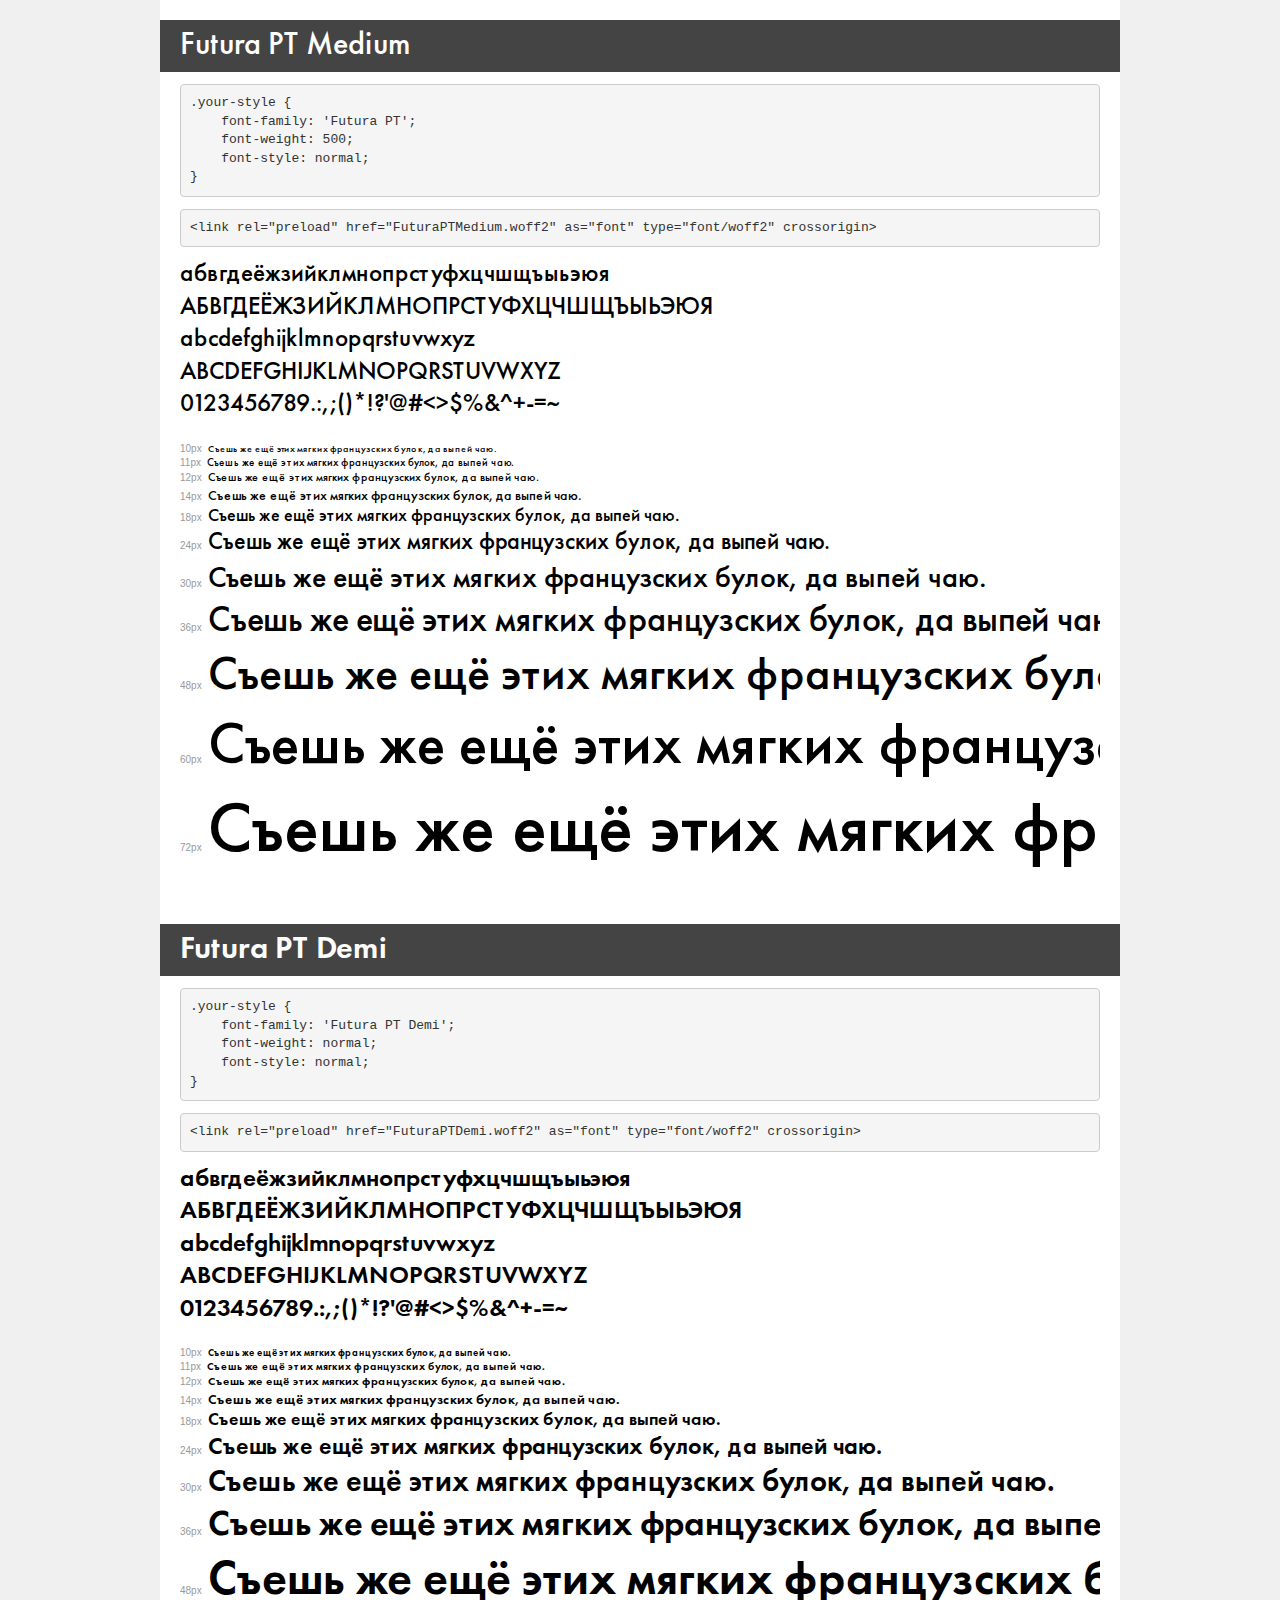
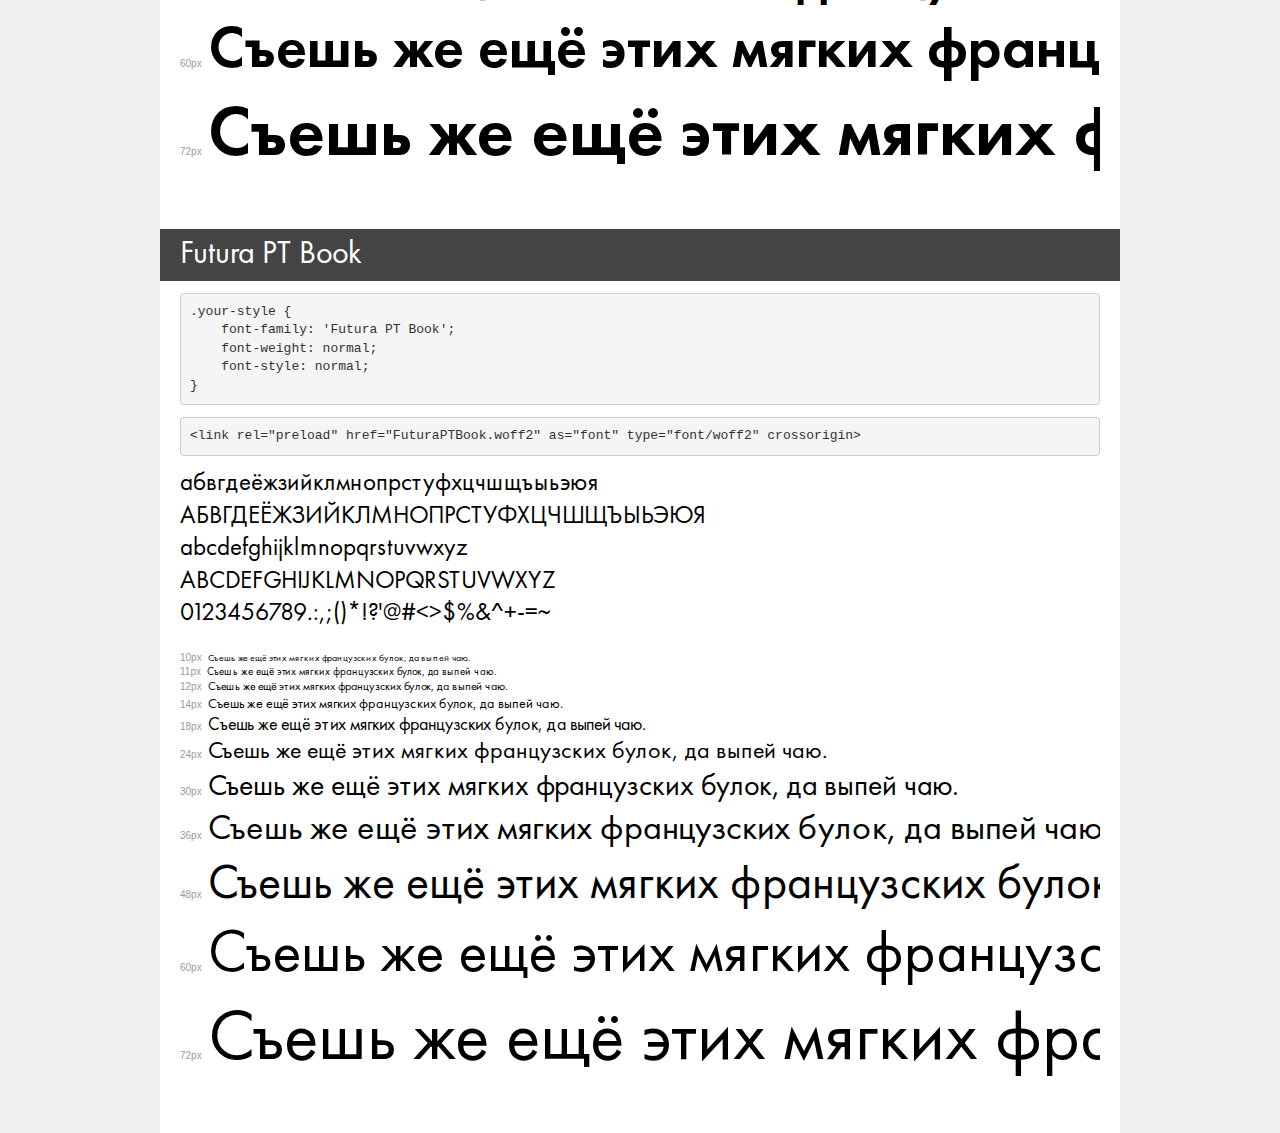
<file: Font/demo.html>
<!DOCTYPE html>
<html lang="en">
<head>
    <meta charset="utf-8">
    <meta http-equiv="X-UA-Compatible" content="IE=edge">
    <meta name="viewport" content="width=device-width, initial-scale=1">
    <meta name="robots" content="noindex, noarchive">
    <meta name="format-detection" content="telephone=no">
    <title>Transfonter demo</title>
    <link href="stylesheet.css" rel="stylesheet">
    <style>
        /*
        http://meyerweb.com/eric/tools/css/reset/
        v2.0 | 20110126
        License: none (public domain)
        */
        html, body, div, span, applet, object, iframe,
        h1, h2, h3, h4, h5, h6, p, blockquote, pre,
        a, abbr, acronym, address, big, cite, code,
        del, dfn, em, img, ins, kbd, q, s, samp,
        small, strike, strong, sub, sup, tt, var,
        b, u, i, center,
        dl, dt, dd, ol, ul, li,
        fieldset, form, label, legend,
        table, caption, tbody, tfoot, thead, tr, th, td,
        article, aside, canvas, details, embed,
        figure, figcaption, footer, header, hgroup,
        menu, nav, output, ruby, section, summary,
        time, mark, audio, video {
            margin: 0;
            padding: 0;
            border: 0;
            font-size: 100%;
            font: inherit;
            vertical-align: baseline;
        }
        /* HTML5 display-role reset for older browsers */
        article, aside, details, figcaption, figure,
        footer, header, hgroup, menu, nav, section {
            display: block;
        }
        body {
            line-height: 1;
        }
        ol, ul {
            list-style: none;
        }
        blockquote, q {
            quotes: none;
        }
        blockquote:before, blockquote:after,
        q:before, q:after {
            content: '';
            content: none;
        }
        table {
            border-collapse: collapse;
            border-spacing: 0;
        }
        /* demo styles */
        body {
            background: #f0f0f0;
            color: #000;
        }
        .page {
            background: #fff;
            width: 920px;
            margin: 0 auto;
            padding: 20px 20px 0 20px;
            overflow: hidden;
        }
        .font-container {
            overflow-x: auto;
            overflow-y: hidden;
            margin-bottom: 40px;
            line-height: 1.3;
            white-space: nowrap;
            padding-bottom: 5px;
        }
        h1 {
            position: relative;
            background: #444;
            font-size: 32px;
            color: #fff;
            padding: 10px 20px;
            margin: 0 -20px 12px -20px;
        }
        .letters {
            font-size: 25px;
            margin-bottom: 20px;
        }
        .s10:before {
            content: '10px';
        }
        .s11:before {
            content: '11px';
        }
        .s12:before {
            content: '12px';
        }
        .s14:before {
            content: '14px';
        }
        .s18:before {
            content: '18px';
        }
        .s24:before {
            content: '24px';
        }
        .s30:before {
            content: '30px';
        }
        .s36:before {
            content: '36px';
        }
        .s48:before {
            content: '48px';
        }
        .s60:before {
            content: '60px';
        }
        .s72:before {
            content: '72px';
        }
        .s10:before, .s11:before, .s12:before, .s14:before,
        .s18:before, .s24:before, .s30:before, .s36:before,
        .s48:before, .s60:before, .s72:before {
            font-family: Arial, sans-serif;
            font-size: 10px;
            font-weight: normal;
            font-style: normal;
            color: #999;
            padding-right: 6px;
        }
        pre {
            display: block;
            padding: 9px;
            margin: 0 0 12px;
            font-family: Monaco, Menlo, Consolas, "Courier New", monospace;
            font-size: 13px;
            line-height: 1.428571429;
            color: #333;
            font-weight: normal;
            font-style: normal;
            background-color: #f5f5f5;
            border: 1px solid #ccc;
            overflow-x: auto;
            border-radius: 4px;
        }
        /* responsive */
        @media (max-width: 959px) {
            .page {
                width: auto;
                margin: 0;
            }
        }
    </style>
</head>
<body>
<div class="page">
    <div class="demo">
        <h1 style="font-family: 'Futura PT'; font-weight: 500; font-style: normal;">Futura PT Medium</h1>
        <pre title="Usage">.your-style {
    font-family: 'Futura PT';
    font-weight: 500;
    font-style: normal;
}</pre>
        <pre title="Preload (optional)">
&lt;link rel=&quot;preload&quot; href=&quot;FuturaPTMedium.woff2&quot; as=&quot;font&quot; type=&quot;font/woff2&quot; crossorigin&gt;</pre>
        <div class="font-container" style="font-family: 'Futura PT'; font-weight: 500; font-style: normal;">
            <p class="letters">
                абвгдеёжзийклмнопрстуфхцчшщъыьэюя<br>
АБВГДЕЁЖЗИЙКЛМНОПРСТУФХЦЧШЩЪЫЬЭЮЯ<br>
abcdefghijklmnopqrstuvwxyz<br>
ABCDEFGHIJKLMNOPQRSTUVWXYZ<br>
                0123456789.:,;()*!?'@#&lt;&gt;$%&^+-=~
            </p>
            <p class="s10" style="font-size: 10px;">Съешь же ещё этих мягких французских булок, да выпей чаю.</p>
            <p class="s11" style="font-size: 11px;">Съешь же ещё этих мягких французских булок, да выпей чаю.</p>
            <p class="s12" style="font-size: 12px;">Съешь же ещё этих мягких французских булок, да выпей чаю.</p>
            <p class="s14" style="font-size: 14px;">Съешь же ещё этих мягких французских булок, да выпей чаю.</p>
            <p class="s18" style="font-size: 18px;">Съешь же ещё этих мягких французских булок, да выпей чаю.</p>
            <p class="s24" style="font-size: 24px;">Съешь же ещё этих мягких французских булок, да выпей чаю.</p>
            <p class="s30" style="font-size: 30px;">Съешь же ещё этих мягких французских булок, да выпей чаю.</p>
            <p class="s36" style="font-size: 36px;">Съешь же ещё этих мягких французских булок, да выпей чаю.</p>
            <p class="s48" style="font-size: 48px;">Съешь же ещё этих мягких французских булок, да выпей чаю.</p>
            <p class="s60" style="font-size: 60px;">Съешь же ещё этих мягких французских булок, да выпей чаю.</p>
            <p class="s72" style="font-size: 72px;">Съешь же ещё этих мягких французских булок, да выпей чаю.</p>
        </div>
    </div>

    <div class="demo">
        <h1 style="font-family: 'Futura PT Demi'; font-weight: normal; font-style: normal;">Futura PT Demi</h1>
        <pre title="Usage">.your-style {
    font-family: 'Futura PT Demi';
    font-weight: normal;
    font-style: normal;
}</pre>
        <pre title="Preload (optional)">
&lt;link rel=&quot;preload&quot; href=&quot;FuturaPTDemi.woff2&quot; as=&quot;font&quot; type=&quot;font/woff2&quot; crossorigin&gt;</pre>
        <div class="font-container" style="font-family: 'Futura PT Demi'; font-weight: normal; font-style: normal;">
            <p class="letters">
                абвгдеёжзийклмнопрстуфхцчшщъыьэюя<br>
АБВГДЕЁЖЗИЙКЛМНОПРСТУФХЦЧШЩЪЫЬЭЮЯ<br>
abcdefghijklmnopqrstuvwxyz<br>
ABCDEFGHIJKLMNOPQRSTUVWXYZ<br>
                0123456789.:,;()*!?'@#&lt;&gt;$%&^+-=~
            </p>
            <p class="s10" style="font-size: 10px;">Съешь же ещё этих мягких французских булок, да выпей чаю.</p>
            <p class="s11" style="font-size: 11px;">Съешь же ещё этих мягких французских булок, да выпей чаю.</p>
            <p class="s12" style="font-size: 12px;">Съешь же ещё этих мягких французских булок, да выпей чаю.</p>
            <p class="s14" style="font-size: 14px;">Съешь же ещё этих мягких французских булок, да выпей чаю.</p>
            <p class="s18" style="font-size: 18px;">Съешь же ещё этих мягких французских булок, да выпей чаю.</p>
            <p class="s24" style="font-size: 24px;">Съешь же ещё этих мягких французских булок, да выпей чаю.</p>
            <p class="s30" style="font-size: 30px;">Съешь же ещё этих мягких французских булок, да выпей чаю.</p>
            <p class="s36" style="font-size: 36px;">Съешь же ещё этих мягких французских булок, да выпей чаю.</p>
            <p class="s48" style="font-size: 48px;">Съешь же ещё этих мягких французских булок, да выпей чаю.</p>
            <p class="s60" style="font-size: 60px;">Съешь же ещё этих мягких французских булок, да выпей чаю.</p>
            <p class="s72" style="font-size: 72px;">Съешь же ещё этих мягких французских булок, да выпей чаю.</p>
        </div>
    </div>

    <div class="demo">
        <h1 style="font-family: 'Futura PT Book'; font-weight: normal; font-style: normal;">Futura PT Book</h1>
        <pre title="Usage">.your-style {
    font-family: 'Futura PT Book';
    font-weight: normal;
    font-style: normal;
}</pre>
        <pre title="Preload (optional)">
&lt;link rel=&quot;preload&quot; href=&quot;FuturaPTBook.woff2&quot; as=&quot;font&quot; type=&quot;font/woff2&quot; crossorigin&gt;</pre>
        <div class="font-container" style="font-family: 'Futura PT Book'; font-weight: normal; font-style: normal;">
            <p class="letters">
                абвгдеёжзийклмнопрстуфхцчшщъыьэюя<br>
АБВГДЕЁЖЗИЙКЛМНОПРСТУФХЦЧШЩЪЫЬЭЮЯ<br>
abcdefghijklmnopqrstuvwxyz<br>
ABCDEFGHIJKLMNOPQRSTUVWXYZ<br>
                0123456789.:,;()*!?'@#&lt;&gt;$%&^+-=~
            </p>
            <p class="s10" style="font-size: 10px;">Съешь же ещё этих мягких французских булок, да выпей чаю.</p>
            <p class="s11" style="font-size: 11px;">Съешь же ещё этих мягких французских булок, да выпей чаю.</p>
            <p class="s12" style="font-size: 12px;">Съешь же ещё этих мягких французских булок, да выпей чаю.</p>
            <p class="s14" style="font-size: 14px;">Съешь же ещё этих мягких французских булок, да выпей чаю.</p>
            <p class="s18" style="font-size: 18px;">Съешь же ещё этих мягких французских булок, да выпей чаю.</p>
            <p class="s24" style="font-size: 24px;">Съешь же ещё этих мягких французских булок, да выпей чаю.</p>
            <p class="s30" style="font-size: 30px;">Съешь же ещё этих мягких французских булок, да выпей чаю.</p>
            <p class="s36" style="font-size: 36px;">Съешь же ещё этих мягких французских булок, да выпей чаю.</p>
            <p class="s48" style="font-size: 48px;">Съешь же ещё этих мягких французских булок, да выпей чаю.</p>
            <p class="s60" style="font-size: 60px;">Съешь же ещё этих мягких французских булок, да выпей чаю.</p>
            <p class="s72" style="font-size: 72px;">Съешь же ещё этих мягких французских булок, да выпей чаю.</p>
        </div>
    </div>

</div>
</body>
</html>
</file>
<file: Font/stylesheet.css>
@font-face {
    font-family: 'Futura PT';
    src: url('FuturaPTMedium.eot');
    src: url('FuturaPTMedium.eot?#iefix') format('embedded-opentype'),
        url('FuturaPTMedium.woff2') format('woff2'),
        url('FuturaPTMedium.woff') format('woff'),
        url('FuturaPTMedium.ttf') format('truetype');
    font-weight: 500;
    font-style: normal;
    font-display: swap;
}

@font-face {
    font-family: 'Futura PT Demi';
    src: url('FuturaPTDemi.eot');
    src: url('FuturaPTDemi.eot?#iefix') format('embedded-opentype'),
        url('FuturaPTDemi.woff2') format('woff2'),
        url('FuturaPTDemi.woff') format('woff'),
        url('FuturaPTDemi.ttf') format('truetype');
    font-weight: normal;
    font-style: normal;
    font-display: swap;
}

@font-face {
    font-family: 'Futura PT Book';
    src: url('FuturaPTBook.eot');
    src: url('FuturaPTBook.eot?#iefix') format('embedded-opentype'),
        url('FuturaPTBook.woff2') format('woff2'),
        url('FuturaPTBook.woff') format('woff'),
        url('FuturaPTBook.ttf') format('truetype');
    font-weight: normal;
    font-style: normal;
    font-display: swap;
}
</file>
<file: style/style.css>
@import url(./global.css);
@import url(./grid.css);
@import url(./navbar.css);

header {
  background-color: var(--color-green);
  padding-bottom: 200px;
  position: relative;
}

header .container {
  display: flex;
  justify-content: end;
}

.hero {
  margin-top: 600px;
}

.hero-top {
  background-color: var(--color-dark2);
  border-radius: 10px;

  margin-bottom: 300px;
  padding: 264px 60px 66px;
}

.hero .hero-top .hero-top-text {
  font-family: Futura PT;
  font-size: 28px;
  font-weight: 400;
  line-height: 42px;
  text-align: left;

  color: var(--color-white);
}

.hero .hero-top img {
  margin: 32px 0 30px;
}

.hero .hero-bottom .hero-bottom-text {
  font-family: Futura PT;
  font-size: 26px;
  font-weight: 400;
  line-height: 39px;
  text-align: left;

  color: var(--color-white);
  margin-bottom: 100px;
}

.hero .hero-bottom img {
  margin-bottom: 20px;
}

.absolutes .bg-text {
  position: absolute;
  left: 0;
  top: 244px;
}

.absolutes .bg-chair {
  position: absolute;
  bottom: 0;
  left: 0;
}

.absolutes .bg-lamp {
  position: absolute;
  right: 0;
  top: 169px;
}

/* ============================================      */

.advertisement {
  padding: 200px 0;
}

.advertisement .row {
  gap: 270px;
}

.advertisement .card {
  display: flex;
  flex-direction: column;
  gap: 30px;
  align-items: flex-start;
}

.advertisement .card .card-title {
  font-family: Futura PT;
  font-size: 40px;
  font-weight: 400;
  line-height: 60px;
  text-align: left;

  color: var(--color-green);
}

.advertisement .card .card-description {
  font-family: Futura PT;
  font-size: 26px;
  font-weight: 400;
  line-height: 39px;
  text-align: left;

  color: var(--color-gray);
}

.advertisement .buttons {
  margin-top: 130px;
  display: flex;
}

.advertisement .buttons button {
  padding: 20px 40px;
  background-color: var(--color-green);
  border: none;
}

.advertisement .buttons .prev {
  border-top-right-radius: 10px;
  border-bottom-right-radius: 10px;
  padding-left: 15px;
}
.advertisement .buttons .next {
  border-top-left-radius: 10px;
  border-bottom-left-radius: 10px;
  padding-right: 15px;
}

.foto_video {
  position: relative;
  background: var(--color-dark);
  padding: 301px 975px 363px;
}

.pointer .fotoo {
  position: absolute;
  left: -20px;
  top: 100px;
}

.pointer .gallery {
  position: absolute;
  top: 848px;
  left: 0px;
}

.pointer .armchair {
  position: absolute;
  right: 0;
  top: 1146px;
}

.text {
  width: 690px;
}

.text h1 {
  font-family: Futura PT;
  font-size: 70px;
  font-weight: 400;
  line-height: 91px;
  text-align: left;
  color: var(--color-white);
}

.text .Фотографии {
  font-family: Futura PT;
  font-size: 40px;
  font-weight: 400;
  line-height: 60px;
  text-align: left;
  color: var(--color-white);
  margin-top: 200px;
}

.text p {
  font-family: Futura PT;
  font-size: 26px;
  font-weight: 400;
  line-height: 39px;
  text-align: left;
  color: var(--color-gray);
  margin-top: 20px;
}

.text h2 {
  font-family: Futura PT;
  font-size: 40px;
  font-weight: 400;
  line-height: 60px;
  text-align: left;
  margin-top: 60px;
  color: var(--color-white);
}

.out-work {
  background-color: var(--color-green);
  padding: 200px 0;
}

.out-work .section-title-gradient {
  margin-bottom: 100px;
}

.out-work .out-work-content {
  display: flex;
  gap: 270px;
}

.out-work .out-work-content .content-left,
.out-work .out-work-content .content-right {
  display: flex;
  flex-direction: column;
  gap: 200px;
  width: 570px;
}

.out-work .out-work-content .content-left {
  padding-top: 200px;
}

.out-work .out-work-content .content-card .card-title {
  font-family: Futura PT;
  font-size: 28px;
  font-weight: 400;
  line-height: 42px;
  text-align: left;
  color: var(--color-white);
  margin-bottom: 10px;
}

.out-work .out-work-content .content-card .card-description {
  font-family: Futura PT;
  font-size: 18px;
  font-weight: 400;
  line-height: 27px;
  text-align: left;

  color: var(--color-green-light);
  margin-bottom: 30px;
}

.out-work .out-work-content .content-card .images .image-bottom {
  display: flex;
  gap: 30px;
  width: 90px;
  height: 70px;
  margin-top: 30px;
}

.out-work .out-work-content .content-card .images .image-bottom img {
  width: 100%;
}

.image-top .image {
  margin-top: 30px;
}

.fiower {
  position: relative;
}

.fiower-img {
  position: absolute;
  left: 0px;
  top: 1304px;
}

.out-work button {
  width: 250px;
  height: 64px;
  padding: 20px 40px;
  border-radius: 31px;
  border: none;
  background: linear-gradient(90deg, #fdc4a6 0%, #a9796b 100%);
  font-family: Futura PT;
  font-size: 18px;
  font-weight: 600;
  line-height: 24.3px;
  text-align: left;
  color: var(--color-white);
  margin: 125px 0px 150px;
}

.out-work .button {
  display: flex;
  justify-content: center;
}

.Friends {
  position: relative;
  padding: 200px 0px 300px;
  background: var(--color-light-beige);
}

.recommended {
  width: 930px;
  z-index: 1;
}

.recommended h1 {
  font-family: Futura PT;
  font-size: 120px;
  font-weight: 400;
  line-height: 120px;
  text-align: left;
  color: var(--color-green);
}

.recommended p {
  font-family: Futura PT;
  font-size: 70px;
  font-weight: 400;
  line-height: 91px;
  text-align: left;
  color: var(--color-green);
  margin-top: 100px;
}

.look {
  width: 450px;
  margin-top: 100px;
}

.look p {
  font-family: Futura PT;
  font-size: 26px;
  font-weight: 400;
  line-height: 39px;
  text-align: left;
  color: var(--color-green);
  width: 434px;
}

.look img {
  margin-top: 30px;
}

.position {
  position: relative;
}

.position .position1,
.position .position2 {
  width: 80px;
  height: 80px;
  border-radius: 40px;
  background: var(--color-green);
  display: flex;
  align-items: center;
  justify-content: center;
  position: absolute;
  top: 100px;
}

.position .position1 {
  left: -40px;
}

.position .position2 {
  left: 410px;
}

.More {
  position: absolute;
  left: 1095px;
  top: 582px;
  z-index: 1;
}

.More h3 {
  font-family: Futura PT;
  font-size: 40px;
  font-weight: 400;
  line-height: 60px;
  text-align: left;
  margin-top: 400px;
  width: 310px;
}

.More h3 samp {
  color: linear-gradient(90deg, #fdc4a6 0%, #a9796b 100%);
}

.img1 {
  position: absolute;
  top: 930px;
  left: 0px;
}

.mockup_main {
  position: absolute;
  left: 839px;
  top: 0px;
  z-index: 2;
}

.slide {
  padding: 148px 0;
  background-color: var(--color-dark);
  position: relative;
  height: 930px;
  overflow: hidden;
}

.slide .title-image {
  position: absolute;
  top: 60px;
  left: 0;
}

.slide .slider {
  position: relative;
  padding-left: 500px;
}

.slide .slider .position-slider {
  position: absolute;
}

.slider .position-slider .slider-list {
  display: flex;
  align-items: center;
  gap: 150px;
}

.slider .position-slider .list-bottom {
  margin-top: 160px;
  padding-left: 360px;
}

.slider .position-slider .slider-list .slider-card {
  width: 450px;
}

.slider .position-slider .slider-list .slider-card-title {
  font-family: Futura PT;
  font-size: 40px;
  font-weight: 400;
  line-height: 60px;
  text-align: left;

  color: var(--color-white);
  margin-bottom: 30px;
}

.slider .position-slider .slider-list .slider-card-description {
  font-family: Futura PT;
  font-size: 26px;
  font-weight: 400;
  line-height: 39px;
  text-align: left;

  color: var(--color-gray);
}

.calc {
  padding: 200px 0;
  background-color: var(--color-green);
  position: relative;
}

.calc .position-bg {
  position: absolute;
  right: 0;
  top: 194px;
}

.calc .section-title-gradient {
  text-align: left;
}

.calc .choose-pocket {
  margin-top: 100px;
}

.calc .choose-pocket .pocket-title {
  font-family: Futura PT;
  font-size: 40px;
  font-weight: 400;
  line-height: 60px;
  text-align: left;

  color: var(--color-white);
  margin-bottom: 60px;
}

.calc .choose-pocket .pocket-cards {
  display: flex;
  align-items: center;
  gap: 90px;
}

.calc .choose-pocket .pocket-cards .pocket-card {
  width: 410px;
  border-radius: 10px;
  overflow: hidden;
}

.calc .choose-pocket .pocket-cards .pocket-card .card-top {
  padding: 40px 40px 80px;
  background-color: var(--color-dark2);
  background-image: url(../images/bg2.png);
}

.calc .choose-pocket .pocket-cards .pocket-card .card-top .card-choose {
  display: flex;
  justify-content: space-between;
  margin-bottom: 20px;
}

.calc .choose-pocket .pocket-cards .pocket-card .card-top .card-choose span {
  font-family: Futura PT;
  font-size: 28px;
  font-weight: 400;
  line-height: 42px;
  text-align: left;

  color: var(--color-white);
}
.calc .choose-pocket .pocket-cards .pocket-card .card-top .card-choose span span {
  background: linear-gradient(90deg, #fdc4a6 0%, #a9796b 100%);
  -webkit-background-clip: text;
  -webkit-text-fill-color: transparent;
}

.calc .choose-pocket .pocket-cards .pocket-card .card-top .card-choose input {
  width: 26px;
  height: 26px;

  accent-color: var(--color-green-light);
}

.calc .choose-pocket .pocket-cards .pocket-card .card-top .card-description {
  font-family: Futura PT;
  font-size: 26px;
  font-weight: 400;
  line-height: 39px;
  text-align: left;
  height: 117px;

  color: var(--color-green-light);
}

.calc .choose-pocket .button-cash {
  padding: 31px 40px;
  margin-top: 100px;
  border-radius: 10px;
  background-color: var(--color-dark2);
  border: none;
  display: flex;
  align-items: center;
  gap: 15px;
}

.calc .choose-pocket .button-cash input {
  width: 26px;
  height: 26px;
  border-radius: 3px;
  background: linear-gradient(90deg, #fdc4a6 0%, #a9796b 100%);
}

.calc .choose-pocket .button-cash label {
  font-family: Futura PT;
  font-size: 18px;
  font-weight: 600;
  line-height: 24.3px;
  text-align: left;
  color: var(--color-white);
}

.calc .choose-pocket .pocket-type {
  font-family: Futura PT;
  font-size: 40px;
  font-weight: 400;
  line-height: 60px;
  text-align: left;

  color: var(--color-white);
  margin-bottom: 60px;
  margin-top: 100px;
}

.calc .choose-pocket .pocket-cards .pocket-card .card-top2 {
  padding: 40px 40px 80px;
  background-color: var(--color-dark2);
}

.calc .choose-pocket .pocket-cards .pocket-card .card-top2 .card-choose2 {
  display: flex;
  justify-content: space-between;
  margin-bottom: 20px;
}

.calc .choose-pocket .pocket-cards .pocket-card .card-top2 .card-choose2 span {
  font-family: Futura PT;
  font-size: 28px;
  font-weight: 400;
  line-height: 42px;
  text-align: left;

  color: var(--color-white);
}
.calc .choose-pocket .pocket-cards .pocket-card .card-top2 .card-choose2 span span {
  background: linear-gradient(90deg, #fdc4a6 0%, #a9796b 100%);
  -webkit-background-clip: text;
  -webkit-text-fill-color: transparent;
}

.calc .choose-pocket .pocket-cards .pocket-card .card-top2 .card-choose2 input {
  width: 26px;
  height: 26px;

  accent-color: var(--color-green-light);
}

.calc .choose-pocket .pocket-cards .pocket-card .card-top2 .card-description {
  font-family: Futura PT;
  font-size: 26px;
  font-weight: 400;
  line-height: 39px;
  text-align: left;

  color: var(--color-green-light);
}

.specify {
  margin-top: 100px;
}

.specify h3 {
  font-family: Futura PT;
  font-size: 40px;
  font-weight: 400;
  line-height: 60px;
  text-align: left;
  color: var(--color-white);
}

.specify .general {
  font-family: Futura PT;
  font-size: 26px;
  font-weight: 400;
  line-height: 39px;
  text-align: left;
  color: var(--color-green-light);
  margin-top: 40px;
}

.specify .general span {
  font-family: Futura PT;
  font-size: 26px;
  font-weight: 400;
  line-height: 39px;
  text-align: left;
  color: var(--color-white);
  text-decoration: underline;
  text-decoration-color: var(--color-green-light);
  text-underline-offset: 13px;
}

.kv {
  display: flex;
  justify-content: space-between;
  margin-top: 30px;
}

.kv p {
  font-family: Futura PT;
  font-size: 18px;
  font-weight: 400;
  line-height: 27px;
  text-align: left;
  color: var(--color-green-light);
}

.Rooms {
  display: flex;
  gap: 100px;
  margin-top: 40px;
}

.Roomss h4 {
  font-family: Futura PT;
  font-size: 26px;
  font-weight: 400;
  line-height: 39px;
  text-align: left;
  color: var(--color-green-light);
}

.Rooms1 {
  display: flex;
  gap: 20px;
  align-items: center;
  margin-top: 10px;
}

.Rooms1 p {
  font-family: Futura PT;
  font-size: 40px;
  font-weight: 400;
  line-height: 60px;
  text-align: left;
  color: var(--color-white);
}

.Rooms1 img {
  width: 9px;
  height: 10px;
}

.enter {
  margin-top: 100px;
}

.enter h4 {
  font-family: Futura PT;
  font-size: 26px;
  font-weight: 400;
  line-height: 39px;
  text-align: left;
  color: var(--color-green-light);
}

.enter img {
  margin-top: 13px;
}

.Final {
  width: 100%;
  height: 120px;
  background-color: var(--color-dark);
  padding: 30px;
  display: flex;
  gap: 69px;
  align-items: center;
  margin-top: 100px;
  border-radius: 10px;
}

.Final p {
  font-family: Futura PT;
  font-size: 26px;
  font-weight: 400;
  line-height: 39px;
  text-align: left;
  color: var(--color-white);
}

.Final h2 {
  font-family: Futura PT;
  font-size: 40px;
  font-weight: 400;
  line-height: 60px;
  text-align: left;
  color: linear-gradient(90deg, #fdc4a6 0%, #a9796b 100%);
}

.Fill {
  font-family: Futura PT;
  font-size: 26px;
  font-weight: 400;
  line-height: 39px;
  text-align: left;
  color: var(--color-green-light);
  margin-top: 60px;
}
</file>
<file: style/contact.css>
@import url(./global.css);
@import url(./grid.css);
@import url(./navbar.css);

header {
  background: var(--color-green);
}

.contacts {
  padding: 100px 0px 200px;
  position: relative;
}

.contacts p {
  font-family: Futura PT;
  font-size: 18px;
  font-weight: 400;
  line-height: 27px;
  text-align: left;
  color: var(--color-green-light);
}

.contacts p samp {
  font-family: Futura PT;
  font-size: 18px;
  font-weight: 400;
  line-height: 27px;
  text-align: left;
  color: var(--color-white);
}

.contacts h1 {
  font-family: Futura PT;
  font-size: 150px;
  font-weight: 400;
  line-height: 150px;
  text-align: left;
  margin-top: 30px;
}

.contacts h2 {
  font-family: Futura PT;
  font-size: 70px;
  font-weight: 400;
  line-height: 91px;
  text-align: left;
  color: var(--color-white);
  margin-top: 100px;
}

.contact-info {
  display: flex;
  gap: 30px;
}

.contact-info h3 {
  font-family: Futura PT;
  font-size: 26px;
  font-weight: 400;
  line-height: 39px;
  text-align: left;
  color: var(--color-white);
}

.contact-info .text {
  width: 450px;
}

.contact-info .text p {
  margin-top: 60px;
}

.map {
  margin-top: 100px;
}

.sidebar {
  position: absolute;
  top: 780px;
  left: 1665px;
}

.Calculator {
  display: flex;
  width: 255px;
  height: 88px;
  background: var(--color-dark2);
  padding: 20px 30px;
  gap: 20px;
}

.Calculator img {
  width: 22px;
  height: 30px;
}
.Calculator p {
  font-family: Futura PT;
  font-size: 18px;
  font-weight: 600;
  line-height: 24.3px;
  text-align: left;
  width: 153px;
  color: var(--color-white);
}

.sidebar .img {
  display: flex;
  justify-content: center;
  align-items: center;
}
</file>
